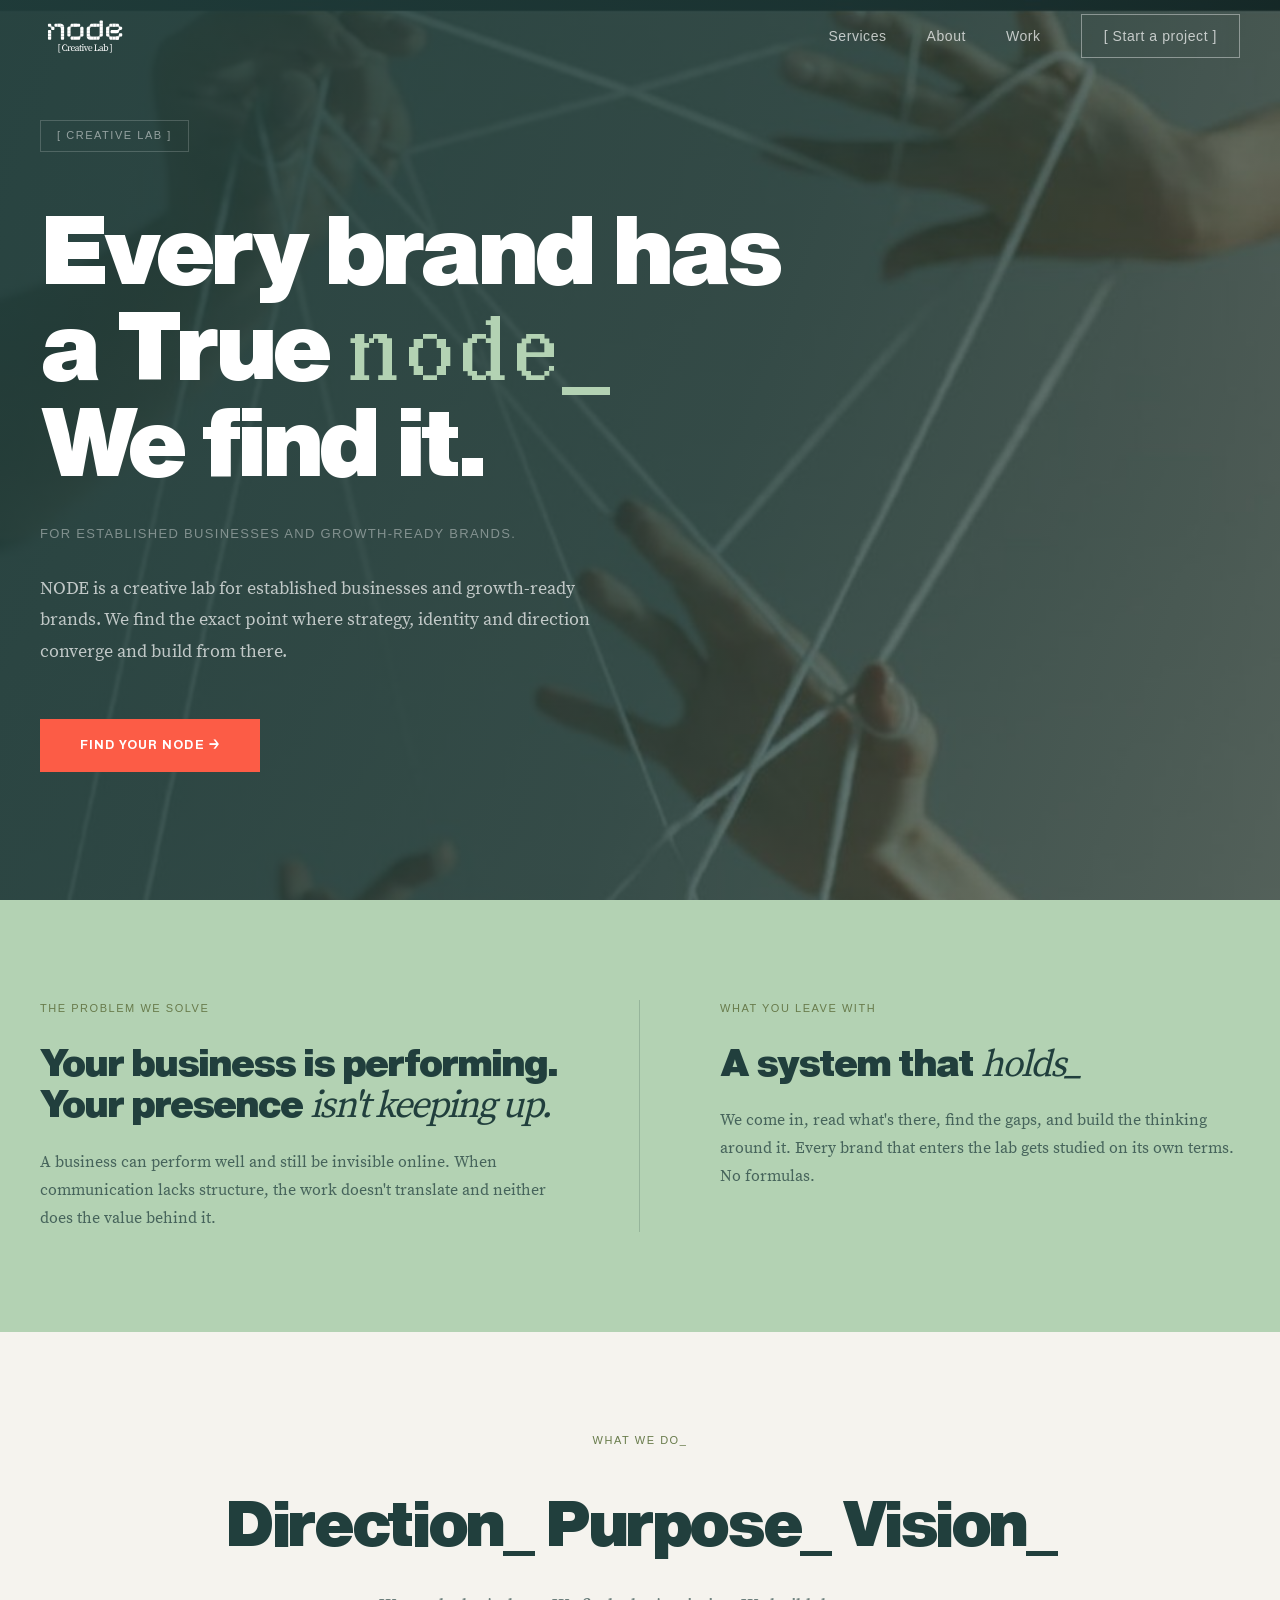
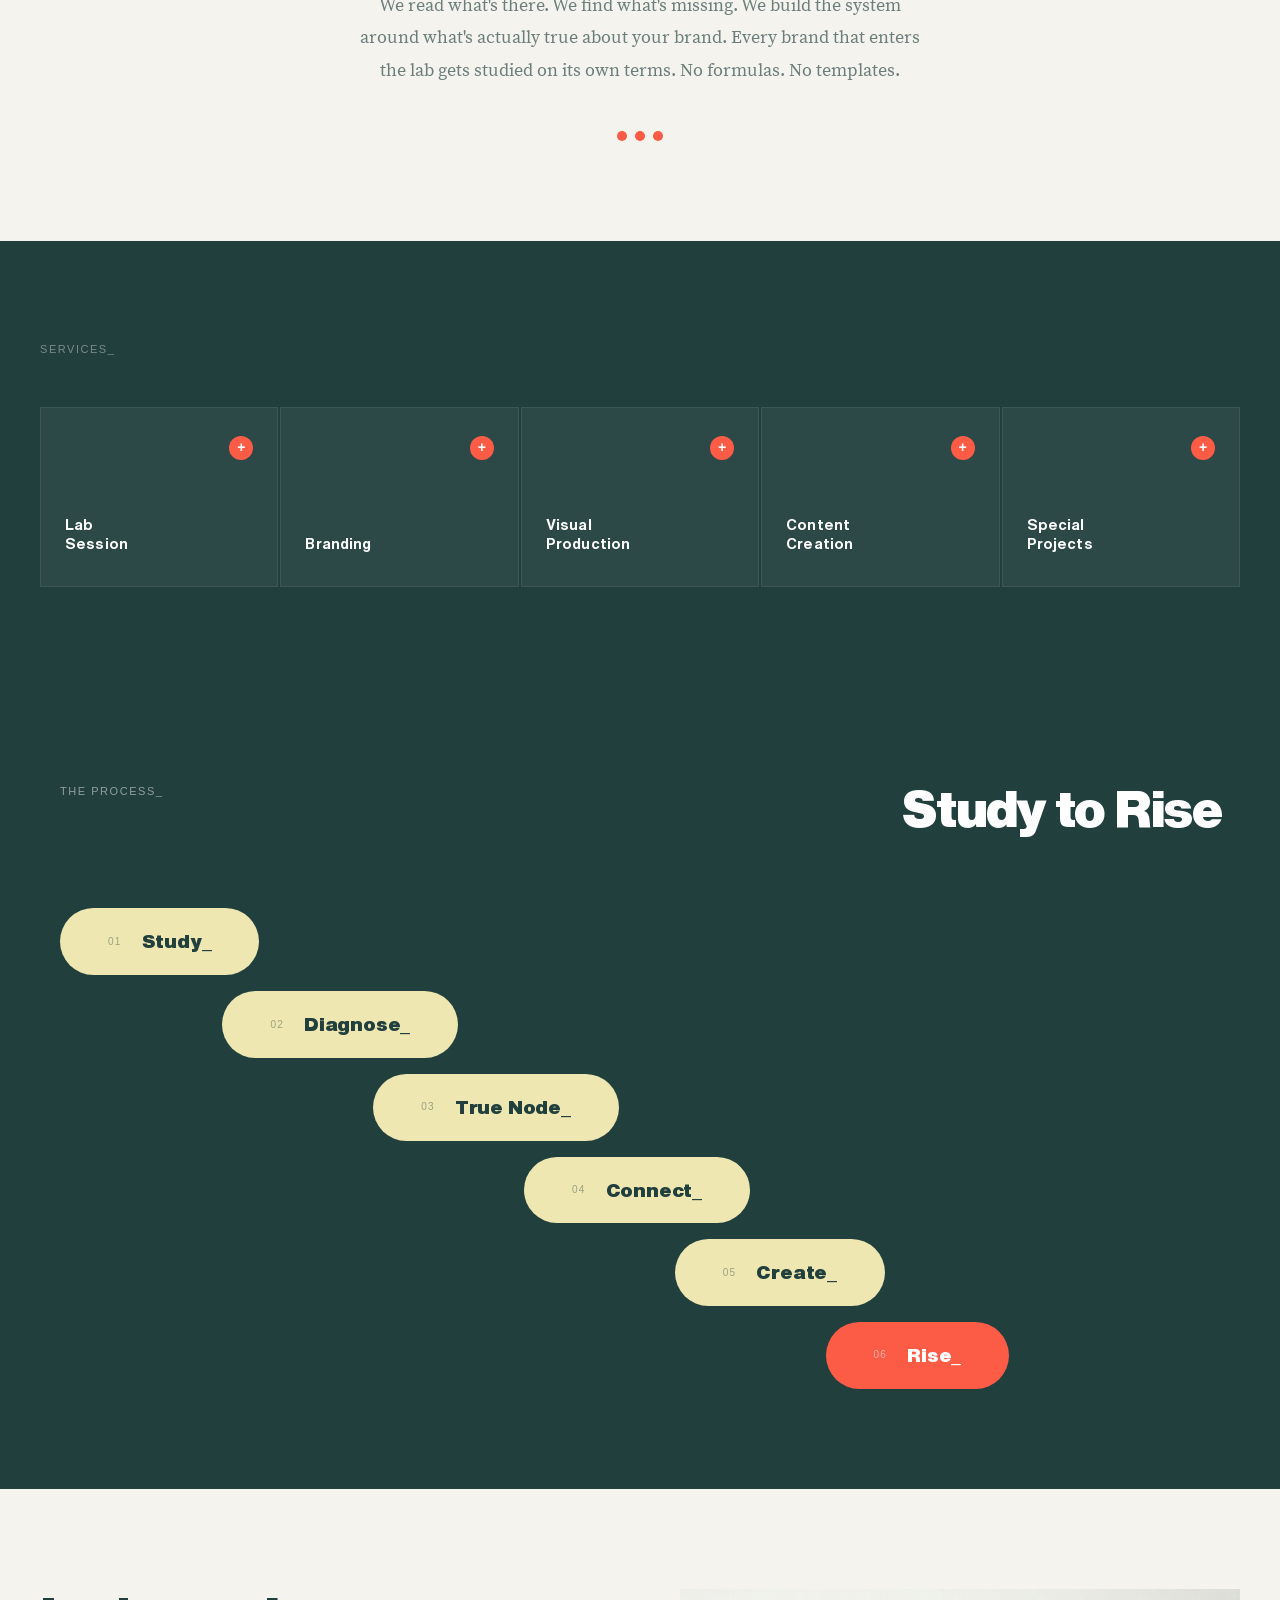
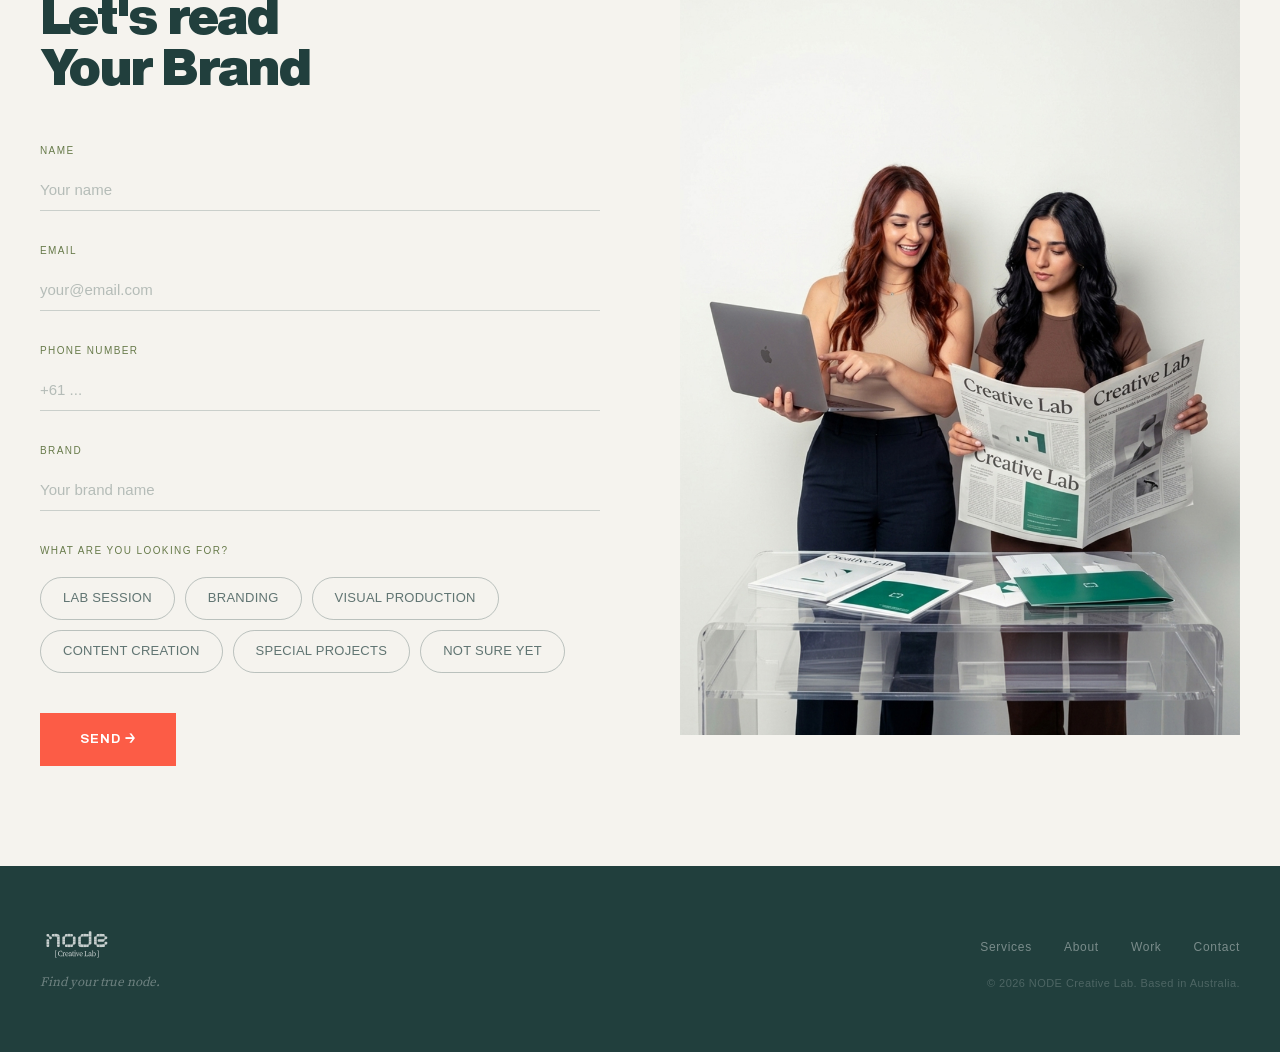
<file: index.html>
<!DOCTYPE html>
<html lang="en">
<head>
  <meta charset="UTF-8">
  <meta name="viewport" content="width=device-width, initial-scale=1.0">
  <title>NODE Creative Lab — Find Your True Node</title>
  <meta name="description" content="NODE is a creative lab for established businesses and growth-ready brands. We work at the intersection of brand strategy, creative direction and knowledge.">
  <link rel="icon" type="image/png" href="assets/images/logo-icon.png">
  <link rel="apple-touch-icon" href="assets/images/logo-icon.png">
  <link rel="stylesheet" href="style.css">
</head>
<body>

  <!-- NAV -->
  <nav id="main-nav">
    <div class="nav-inner">
      <a class="nav-logo" href="/">
        <img class="logo-nav" src="assets/images/logo-full.svg" alt="NODE Creative Lab">
      </a>
      <ul class="nav-links" id="nav-links">
        <li><a href="/services">Services</a></li>
        <li><a href="/about">About</a></li>
        <li><a href="/work">Work</a></li>
        <li><a class="nav-cta" href="#contact">[ Start a project ]</a></li>
      </ul>
      <button class="nav-toggle" id="nav-toggle" aria-label="Toggle menu">
        <span></span><span></span><span></span>
      </button>
    </div>
  </nav>

  <!-- HERO -->
  <section class="hero" style="background-image: url('assets/images/hands.jpg');">
    <div class="hero-inner">
      <span class="hero-tag">[ Creative Lab ]</span>
      <h1>Every brand has<br>a True <span class="hero-node">node<span class="hero-node-suffix">_</span></span><br>We find it.</h1>
      <p class="hero-sub">For established businesses and growth-ready brands.</p>
      <p class="hero-body">NODE is a creative lab for established businesses and growth-ready brands. We find the exact point where strategy, identity and direction converge and build from there.</p>
      <a class="btn-primary" href="#contact">Find your node →</a>
    </div>
  </section>

  <!-- PROBLEM + SOLUTION (sage green) -->
  <section class="section-problem-home">
    <div class="section-inner">
      <div class="problem-col">
        <span class="col-label">The problem we solve</span>
        <h3>Your business is performing.<br>Your presence <em>isn't keeping up.</em></h3>
        <p>A business can perform well and still be invisible online. When communication lacks structure, the work doesn't translate and neither does the value behind it.</p>
      </div>
      <div class="problem-col">
        <span class="col-label">What you leave with</span>
        <h3>A system that <em>holds_</em></h3>
        <p>We come in, read what's there, find the gaps, and build the thinking around it. Every brand that enters the lab gets studied on its own terms. No formulas.</p>
      </div>
    </div>
  </section>

  <!-- DIRECTION PURPOSE VISION -->
  <section class="section-dpv">
    <div class="section-inner">
      <span class="section-label">What we do_</span>
      <h2 class="dpv-headline">Direction_&nbsp;Purpose_&nbsp;Vision_</h2>
      <p class="dpv-body">We read what's there. We find what's missing. We build the system around what's actually true about your brand. Every brand that enters the lab gets studied on its own terms. No formulas. No templates.</p>
      <div class="dpv-icon">
        <span></span><span></span><span></span>
      </div>
    </div>
  </section>

  <!-- SERVICES -->
  <section class="section-services">
    <div class="section-inner">
      <span class="section-label light">Services_</span>
      <div class="services-grid-home">

        <a class="service-card-home" href="/services#lab-session">
          <div class="service-card-home-top">
            <span class="service-card-home-icon">+</span>
          </div>
          <h3>Lab<br>Session</h3>
        </a>

        <a class="service-card-home" href="services.html#branding">
          <div class="service-card-home-top">
            <span class="service-card-home-icon">+</span>
          </div>
          <h3>Branding</h3>
        </a>

        <a class="service-card-home" href="services.html#visual-production">
          <div class="service-card-home-top">
            <span class="service-card-home-icon">+</span>
          </div>
          <h3>Visual<br>Production</h3>
        </a>

        <a class="service-card-home" href="services.html#content-creation">
          <div class="service-card-home-top">
            <span class="service-card-home-icon">+</span>
          </div>
          <h3>Content<br>Creation</h3>
        </a>

        <a class="service-card-home" href="services.html#special-projects">
          <div class="service-card-home-top">
            <span class="service-card-home-icon">+</span>
          </div>
          <h3>Special<br>Projects</h3>
        </a>

      </div>
    </div>
  </section>

  <!-- PROCESS -->
  <section class="section-process">
    <div class="process-header-bar">
      <span class="section-label">The process_</span>
      <h2>Study to Rise</h2>
    </div>
    <div class="process-grid" id="process-steps">
      <div class="process-col">
        <div class="process-pill-wrap">
          <span class="pcol-num">01</span>
          <span class="pcol-name">Study_</span>
        </div>
        <p class="pcol-desc">Deep immersion in the brand as it exists today. We read everything.</p>
      </div>
      <div class="process-col">
        <div class="process-pill-wrap">
          <span class="pcol-num">02</span>
          <span class="pcol-name">Diagnose_</span>
        </div>
        <p class="pcol-desc">Identify the gaps between current presence and real potential.</p>
      </div>
      <div class="process-col">
        <div class="process-pill-wrap">
          <span class="pcol-num">03</span>
          <span class="pcol-name">True Node_</span>
        </div>
        <p class="pcol-desc">Locate the exact convergence of Direction, Purpose and Vision.</p>
      </div>
      <div class="process-col">
        <div class="process-pill-wrap">
          <span class="pcol-num">04</span>
          <span class="pcol-name">Connect_</span>
        </div>
        <p class="pcol-desc">Unite strategy, identity and creative direction into one clear system.</p>
      </div>
      <div class="process-col">
        <div class="process-pill-wrap">
          <span class="pcol-num">05</span>
          <span class="pcol-name">Create_</span>
        </div>
        <p class="pcol-desc">Build the system: identity, messaging, content, digital presence.</p>
      </div>
      <div class="process-col rise">
        <div class="process-pill-wrap">
          <span class="pcol-num">06</span>
          <span class="pcol-name">Rise_</span>
        </div>
        <p class="pcol-desc">The brand reaches its vision. The client falls in love with their brand.</p>
      </div>
    </div>
  </section>

  <!-- CONTACT -->
  <section class="section-contact" id="contact">
    <div class="section-inner">
      <div class="contact-2col">
        <div class="contact-col">
          <h2>Let's read<br>Your Brand</h2>
          <form class="contact-form" id="contact-form" action="https://formspree.io/f/xlgazkqe" method="POST" style="grid-template-columns: 1fr;">
            <input type="hidden" name="_subject" value="New project enquiry — NODE Creative Lab">
            <div class="form-group full">
              <label for="name">Name</label>
              <input type="text" id="name" name="name" placeholder="Your name" autocomplete="name" required>
            </div>
            <div class="form-group full">
              <label for="email">Email</label>
              <input type="email" id="email" name="email" placeholder="your@email.com" autocomplete="email" required>
            </div>
            <div class="form-group full">
              <label for="phone">Phone Number</label>
              <input type="tel" id="phone" name="phone" placeholder="+61 ...">
            </div>
            <div class="form-group full">
              <label for="brand">Brand</label>
              <input type="text" id="brand" name="brand" placeholder="Your brand name">
            </div>
            <div class="form-group full">
              <label>What are you looking for?</label>
              <div class="form-checks">
                <label class="form-check"><input type="checkbox" name="service" value="Lab Session"><span>Lab Session</span></label>
                <label class="form-check"><input type="checkbox" name="service" value="Branding"><span>Branding</span></label>
                <label class="form-check"><input type="checkbox" name="service" value="Visual Production"><span>Visual Production</span></label>
                <label class="form-check"><input type="checkbox" name="service" value="Content Creation"><span>Content Creation</span></label>
                <label class="form-check"><input type="checkbox" name="service" value="Special Projects"><span>Special Projects</span></label>
                <label class="form-check"><input type="checkbox" name="service" value="Not sure yet"><span>Not sure yet</span></label>
              </div>
            </div>
            <div class="form-submit">
              <button type="submit" class="btn-primary" id="form-btn">Send →</button>
            </div>
            <div class="form-success" id="form-success" style="display:none;">
              <p>[ Message received_ ]<br>We'll be in touch soon.</p>
            </div>
          </form>
        </div>
        <div class="contact-image">
          <img src="assets/images/founders-studio.jpg" alt="NODE Creative Lab" loading="lazy">
        </div>
      </div>
    </div>
  </section>

  <!-- FOOTER -->
  <footer>
    <div class="footer-inner">
      <div class="footer-brand">
        <img class="logo-footer" src="assets/images/logo-full.svg" alt="NODE Creative Lab">
        <div class="footer-tagline">Find your true node.</div>
      </div>
      <div class="footer-right">
        <ul class="footer-nav">
          <li><a href="/services">Services</a></li>
          <li><a href="/about">About</a></li>
          <li><a href="/work">Work</a></li>
          <li><a href="#contact">Contact</a></li>
        </ul>
        <p class="footer-copy">© 2026 NODE Creative Lab. Based in Australia.</p>
      </div>
    </div>
  </footer>

  <script>
    // Nav scroll
    const nav = document.getElementById('main-nav');
    window.addEventListener('scroll', () => {
      nav.classList.toggle('scrolled', window.scrollY > 60);
    }, { passive: true });

    // Mobile nav
    const toggle = document.getElementById('nav-toggle');
    const links  = document.getElementById('nav-links');
    toggle.addEventListener('click', () => links.classList.toggle('open'));
    document.addEventListener('click', (e) => {
      if (!nav.contains(e.target)) links.classList.remove('open');
    });

    // Process columns animation
    const steps = document.querySelectorAll('.process-col');
    const io = new IntersectionObserver((entries) => {
      entries.forEach(e => { if (e.isIntersecting) e.target.classList.add('visible'); });
    }, { threshold: 0.15 });
    steps.forEach(s => io.observe(s));

    // Process pill click — show description
    document.querySelectorAll('.process-pill-wrap').forEach(pill => {
      pill.addEventListener('click', () => {
        const col = pill.closest('.process-col');
        const isActive = col.classList.contains('active');
        document.querySelectorAll('.process-col').forEach(c => c.classList.remove('active'));
        if (!isActive) col.classList.add('active');
      });
    });

    // Contact form — Formspree AJAX
    const contactForm = document.getElementById('contact-form');
    const formBtn     = document.getElementById('form-btn');
    const formSuccess = document.getElementById('form-success');

    if (contactForm) {
      contactForm.addEventListener('submit', async function(e) {
        e.preventDefault();
        formBtn.textContent = 'Sending…';
        formBtn.disabled = true;

        const data = new FormData(contactForm);

        try {
          const res = await fetch(contactForm.action, {
            method: 'POST',
            body: data,
            headers: { 'Accept': 'application/json' }
          });

          if (res.ok) {
            contactForm.reset();
            formBtn.style.display = 'none';
            formSuccess.style.display = 'block';
          } else {
            formBtn.textContent = 'Something went wrong. Try again →';
            formBtn.disabled = false;
          }
        } catch (err) {
          formBtn.textContent = 'Connection error. Try again →';
          formBtn.disabled = false;
        }
      });
    }
  </script>

</body>
</html>
</file>
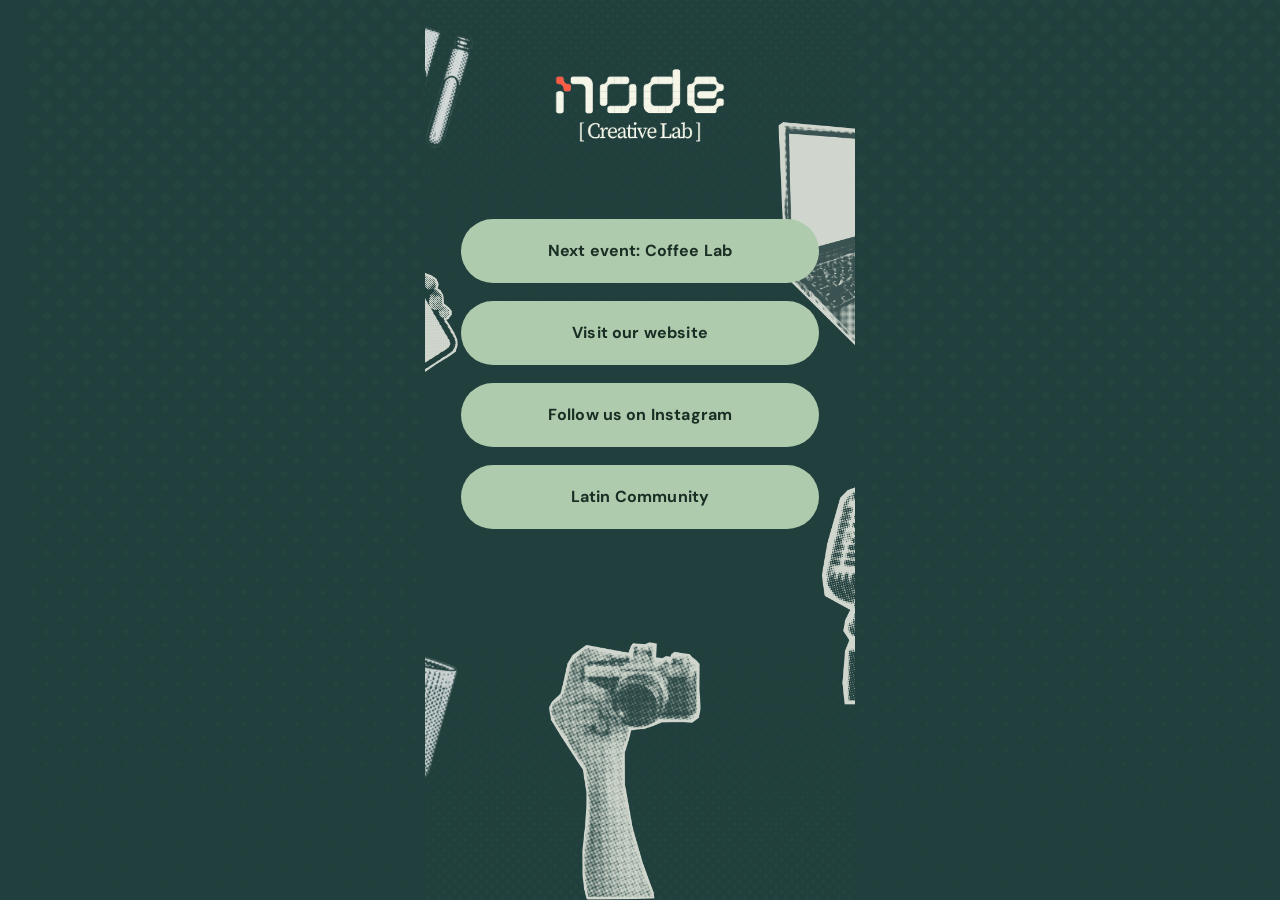
<file: links/index.html>
<!DOCTYPE html>
<html lang="en">
<head>
  <meta charset="UTF-8">
  <meta name="viewport" content="width=device-width, initial-scale=1.0">
  <title>NODE [ Creative Lab ]</title>
  <meta name="theme-color" content="#243d32">
  <meta property="og:title" content="NODE [ Creative Lab ]">
  <meta property="og:description" content="Find your true node.">
  <link rel="icon" type="image/svg+xml" href="data:image/svg+xml,%3Csvg xmlns='http://www.w3.org/2000/svg' viewBox='0 0 32 32'%3E%3Ccircle cx='16' cy='16' r='16' fill='%23243d32'/%3E%3Ccircle cx='16' cy='16' r='8' fill='%23fc5c46'/%3E%3C/svg%3E">

  <link rel="preconnect" href="https://fonts.googleapis.com">
  <link rel="preconnect" href="https://fonts.gstatic.com" crossorigin>
  <link href="https://fonts.googleapis.com/css2?family=Cormorant+Garamond:wght@300&family=DM+Sans:wght@700&display=swap" rel="stylesheet">

  <style>
    *, *::before, *::after { margin: 0; padding: 0; box-sizing: border-box; }

    /* html cubre cualquier espacio extra fuera de .page en móvil */
    html {
      min-height: 100%;
      background: #243d32 url('assets/Background.png') no-repeat center top / cover;
    }

    body {
      min-height: 100%;
      background: transparent;
    }

    /* ─── Page ──────────────────────────────────────────── */
    .page {
      position: relative;
      min-height: 100dvh;
      max-width: 430px;
      margin: 0 auto;
      background: #243d32 url('assets/Background.png') no-repeat center top / cover;
      overflow: hidden;
      display: flex;
      flex-direction: column;
      align-items: center;
      padding: 64px 36px 88px;
    }

    /* ─── Objects image layer ───────────────────────────── */
    /*
      Save the black-background halftone image as:
        links/assets/objects.png
      mix-blend-mode: screen makes the black disappear —
      only the white/cream halftone elements show through.
    */
    .objects-layer {
      position: absolute;
      inset: 0;
      width: 100%;
      height: 100%;
      object-fit: cover;
      object-position: center top;
      mix-blend-mode: screen;
      z-index: 1;
      pointer-events: none;
      opacity: 0.82;
    }

    /* ─── Content (logo + buttons) above objects ────────── */
    .content {
      position: relative;
      z-index: 2;
      width: 100%;
      display: flex;
      flex-direction: column;
      align-items: center;
    }

    /* ─── Logo ──────────────────────────────────────────── */
    .logo-wrap {
      text-align: center;
      margin-bottom: 56px;
    }

    .logo-img {
      width: 240px;
      max-width: 80%;
      height: auto;
      display: block;
      margin: 0 auto 12px;
      /* If logo has black bg instead of transparent, uncomment: */
      /* mix-blend-mode: screen; */
    }

    /* Fallback text logo (hidden when image loads) */
    .logo-text-fallback {
      display: none;
    }

    /* ─── Buttons ───────────────────────────────────────── */
    .links {
      width: 100%;
      display: flex;
      flex-direction: column;
      gap: 18px;
    }

    .link-btn {
      display: flex;
      align-items: center;
      justify-content: center;
      width: 100%;
      min-height: 64px;
      padding: 16px 32px;
      background-color: #aecbae;
      border-radius: 100px;
      text-decoration: none;
      font-family: 'DM Sans', 'Helvetica Neue', Arial, sans-serif;
      font-size: 16px;
      font-weight: 700;
      color: #1a2e24;
      text-align: center;
      line-height: 1.25;
      letter-spacing: 0.01em;
      transition: background-color 0.16s ease, transform 0.16s ease, box-shadow 0.16s ease;
      cursor: pointer;
      border: none;
      -webkit-tap-highlight-color: transparent;
    }

    .link-btn:hover {
      background-color: #bfd9be;
      transform: translateY(-2px);
      box-shadow: 0 8px 24px rgba(0,0,0,0.22);
    }

    .link-btn:active {
      transform: translateY(0);
      background-color: #9dbf9d;
      box-shadow: none;
    }
  </style>
</head>

<body>
  <div class="page">

    <!-- ═══ OBJECTS LAYER ═══════════════════════════════
      To activate: save the halftone image (black bg)
      as  links/assets/objects.png
      The mix-blend-mode: screen makes black invisible.
    ════════════════════════════════════════════════════ -->
    <img class="objects-layer" src="assets/objects.png" alt="">

    <!-- ═══ CONTENT ══════════════════════════════════════ -->
    <div class="content">

      <!-- Logo -->
      <div class="logo-wrap">
        <img
          class="logo-img"
          src="assets/logo.png"
          alt="NODE [ Creative Lab ]"
        >
      </div>

      <!-- Links -->
      <div class="links">
        <a href="https://true.nodecreativelab.com/coffeelab" target="_blank" rel="noopener" class="link-btn">Next event: Coffee Lab</a>
        <a href="https://nodecreativelab.com" target="_blank" rel="noopener" class="link-btn">Visit our website</a>
        <a href="https://www.instagram.com/nodecreativelab/" target="_blank" rel="noopener" class="link-btn">Follow us on Instagram</a>
        <a href="https://www.facebook.com/groups/negociosycreadoresaustralia" target="_blank" rel="noopener" class="link-btn">Latin Community</a>
      </div>

    </div>
  </div>
</body>
</html>
</file>
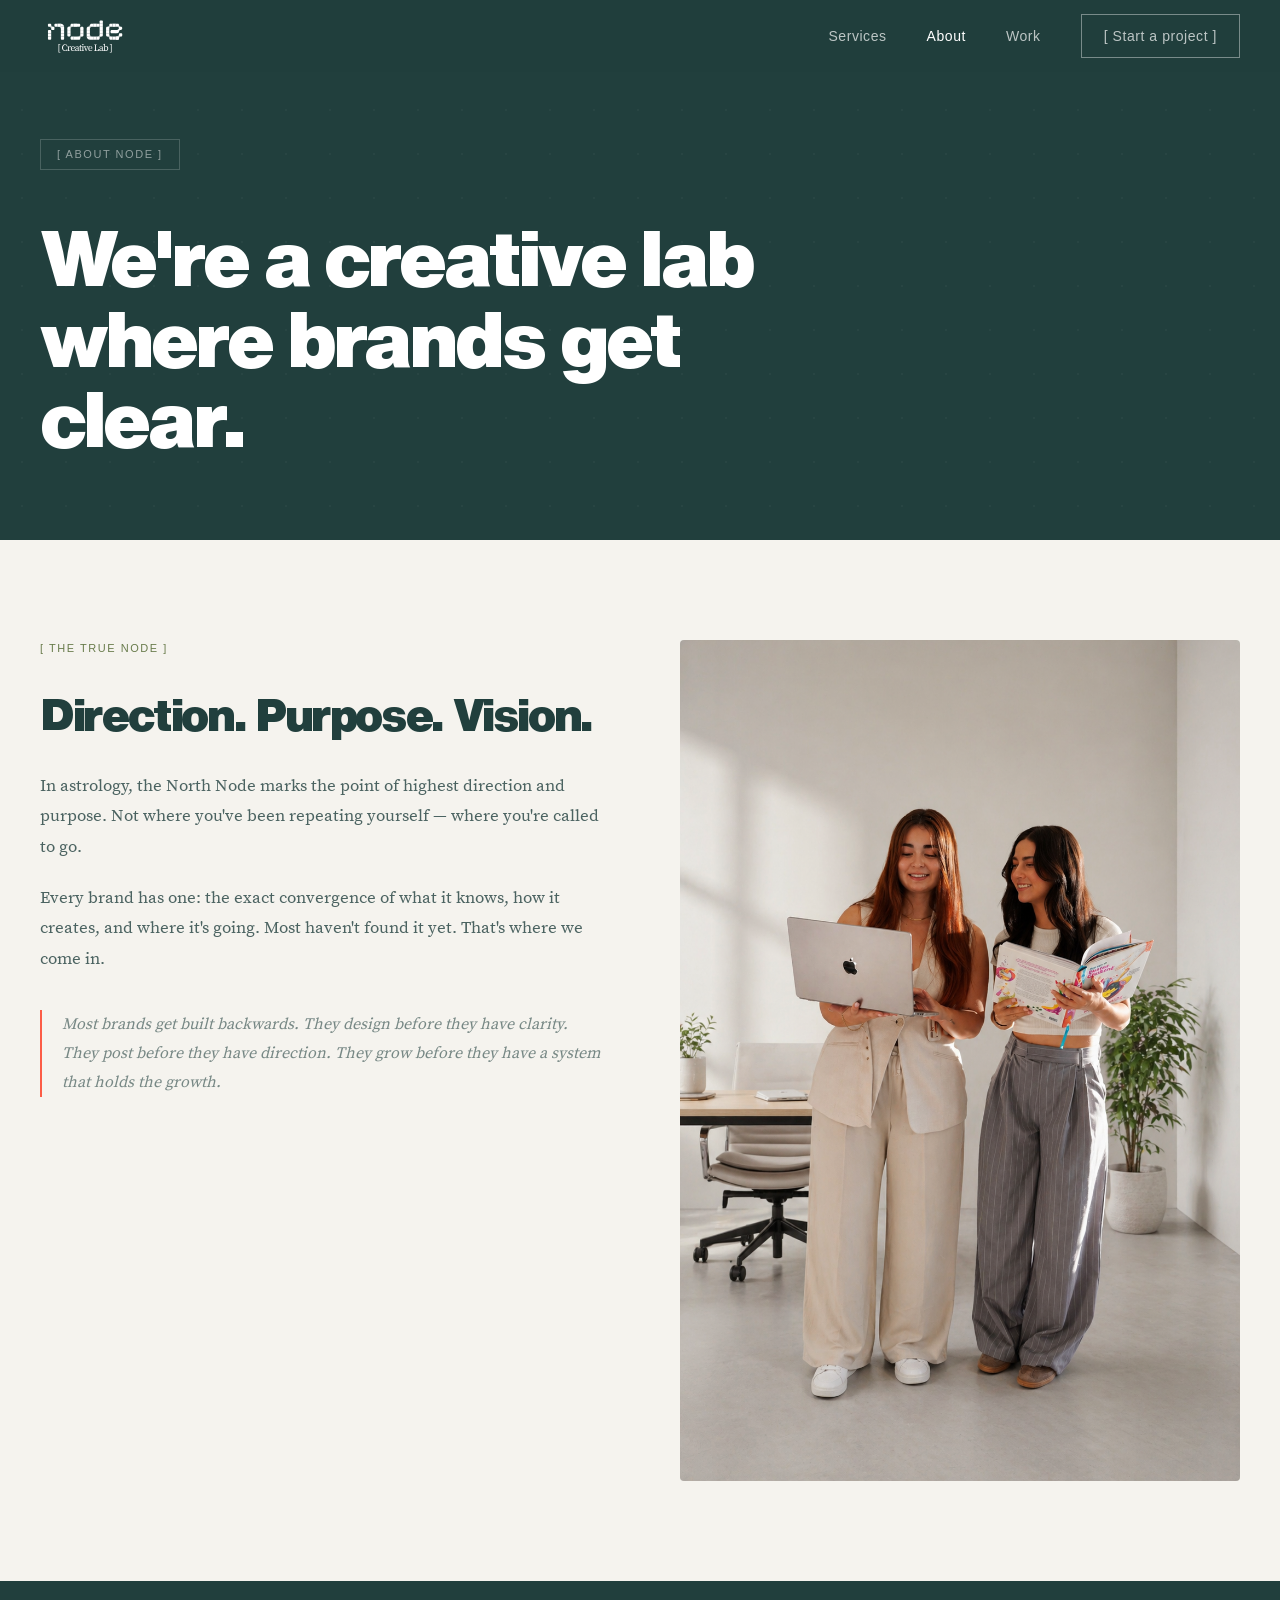
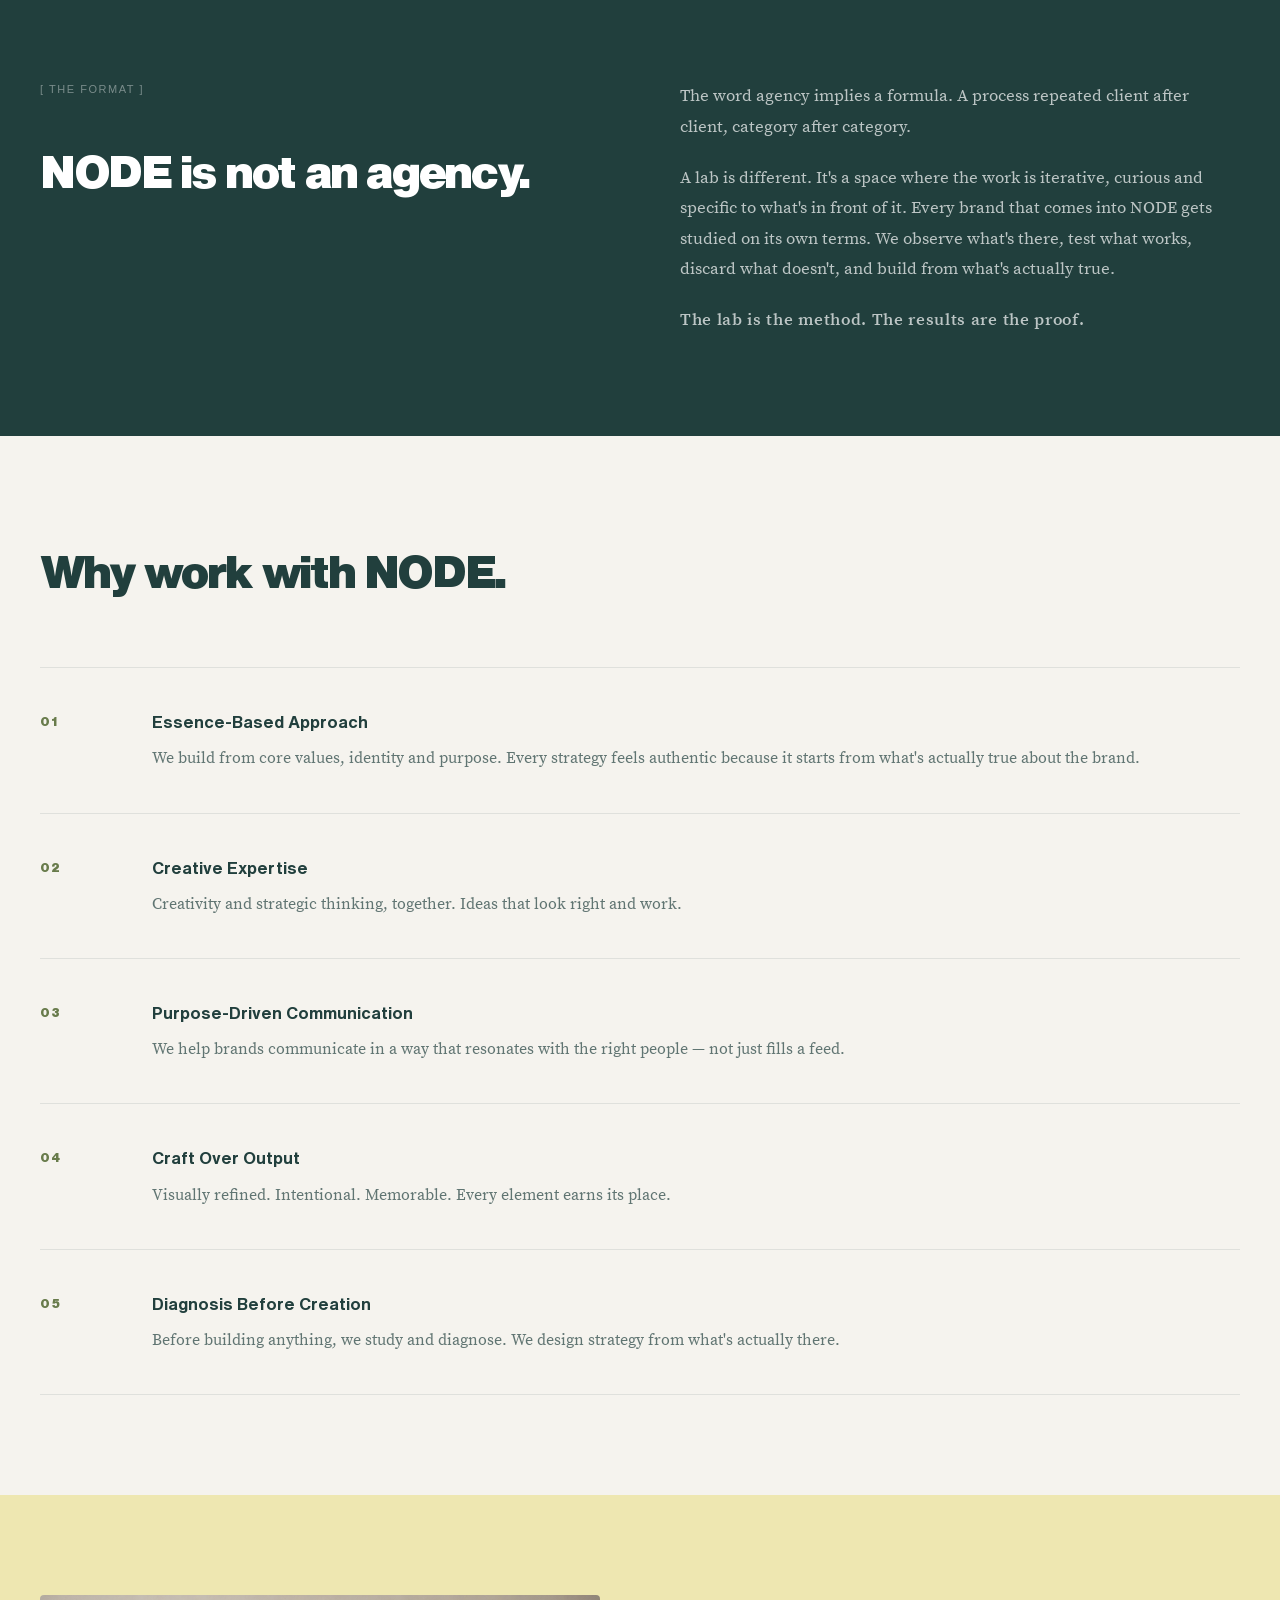
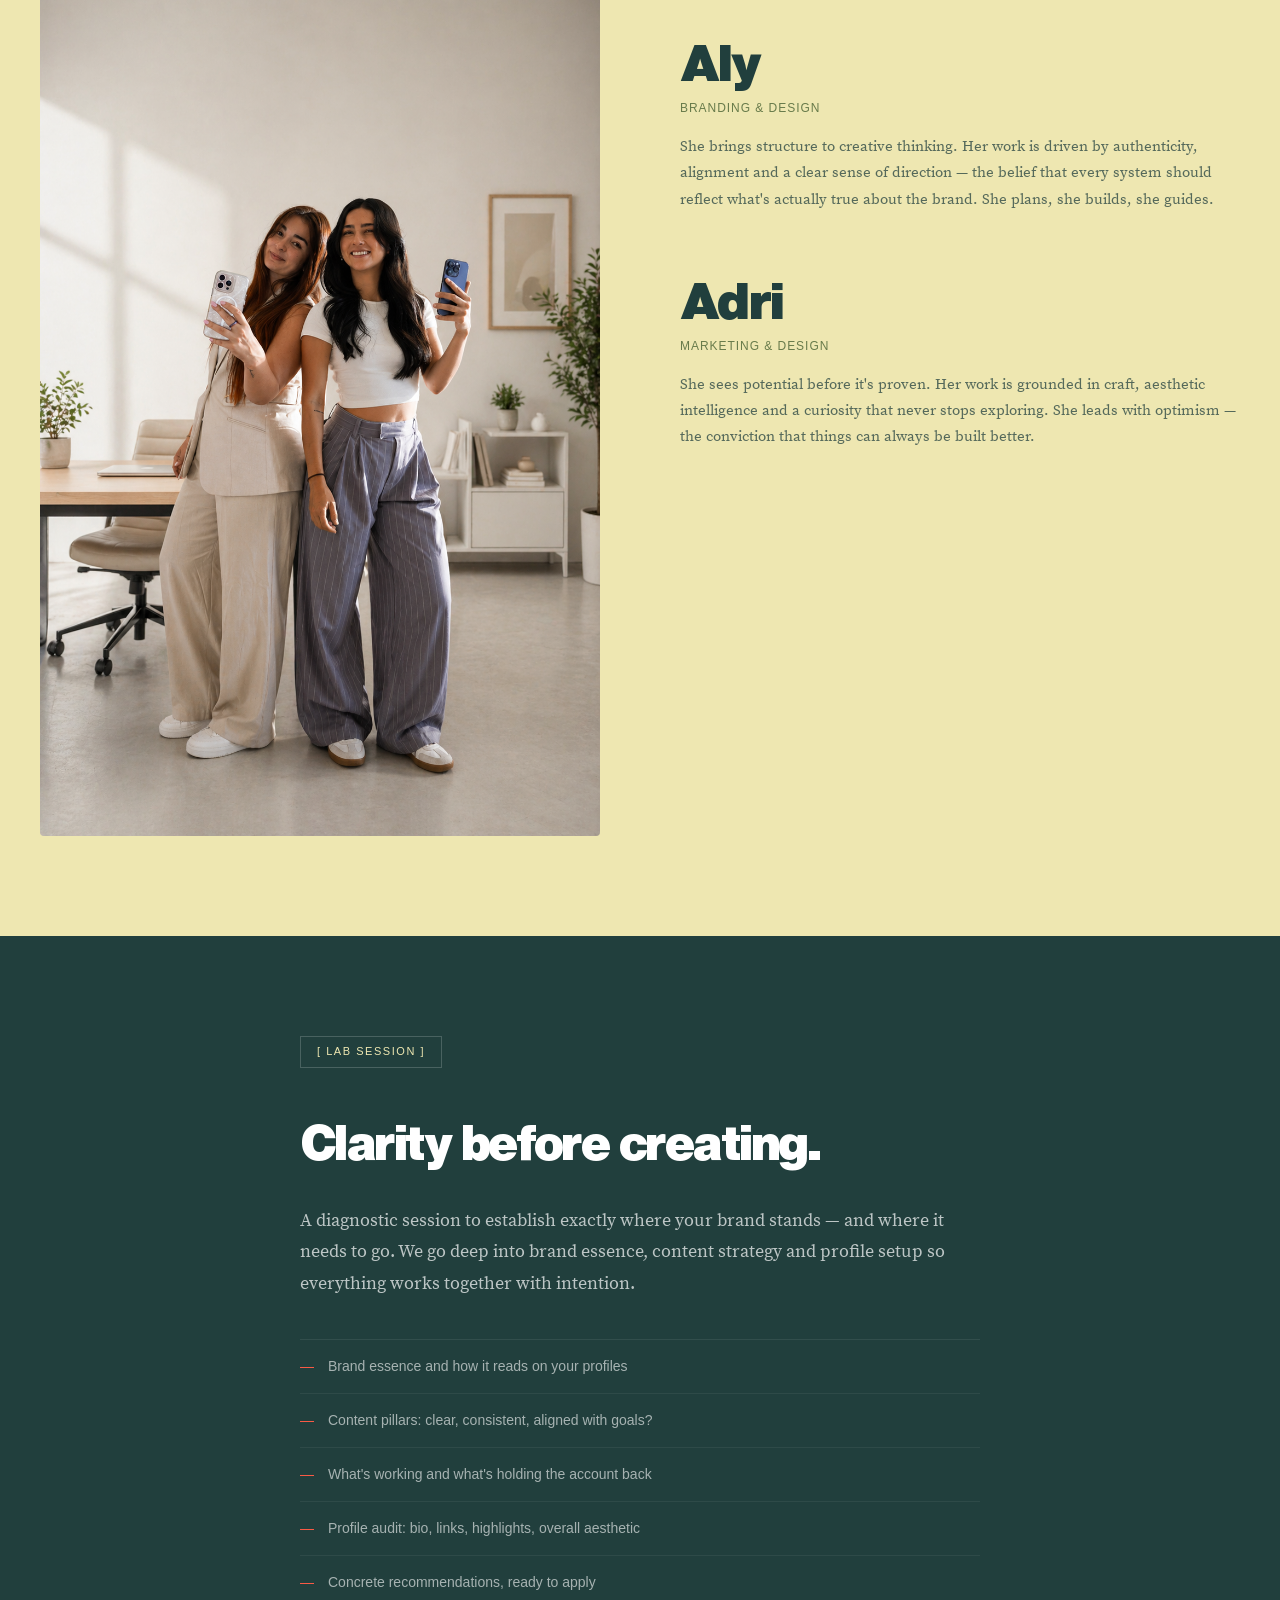
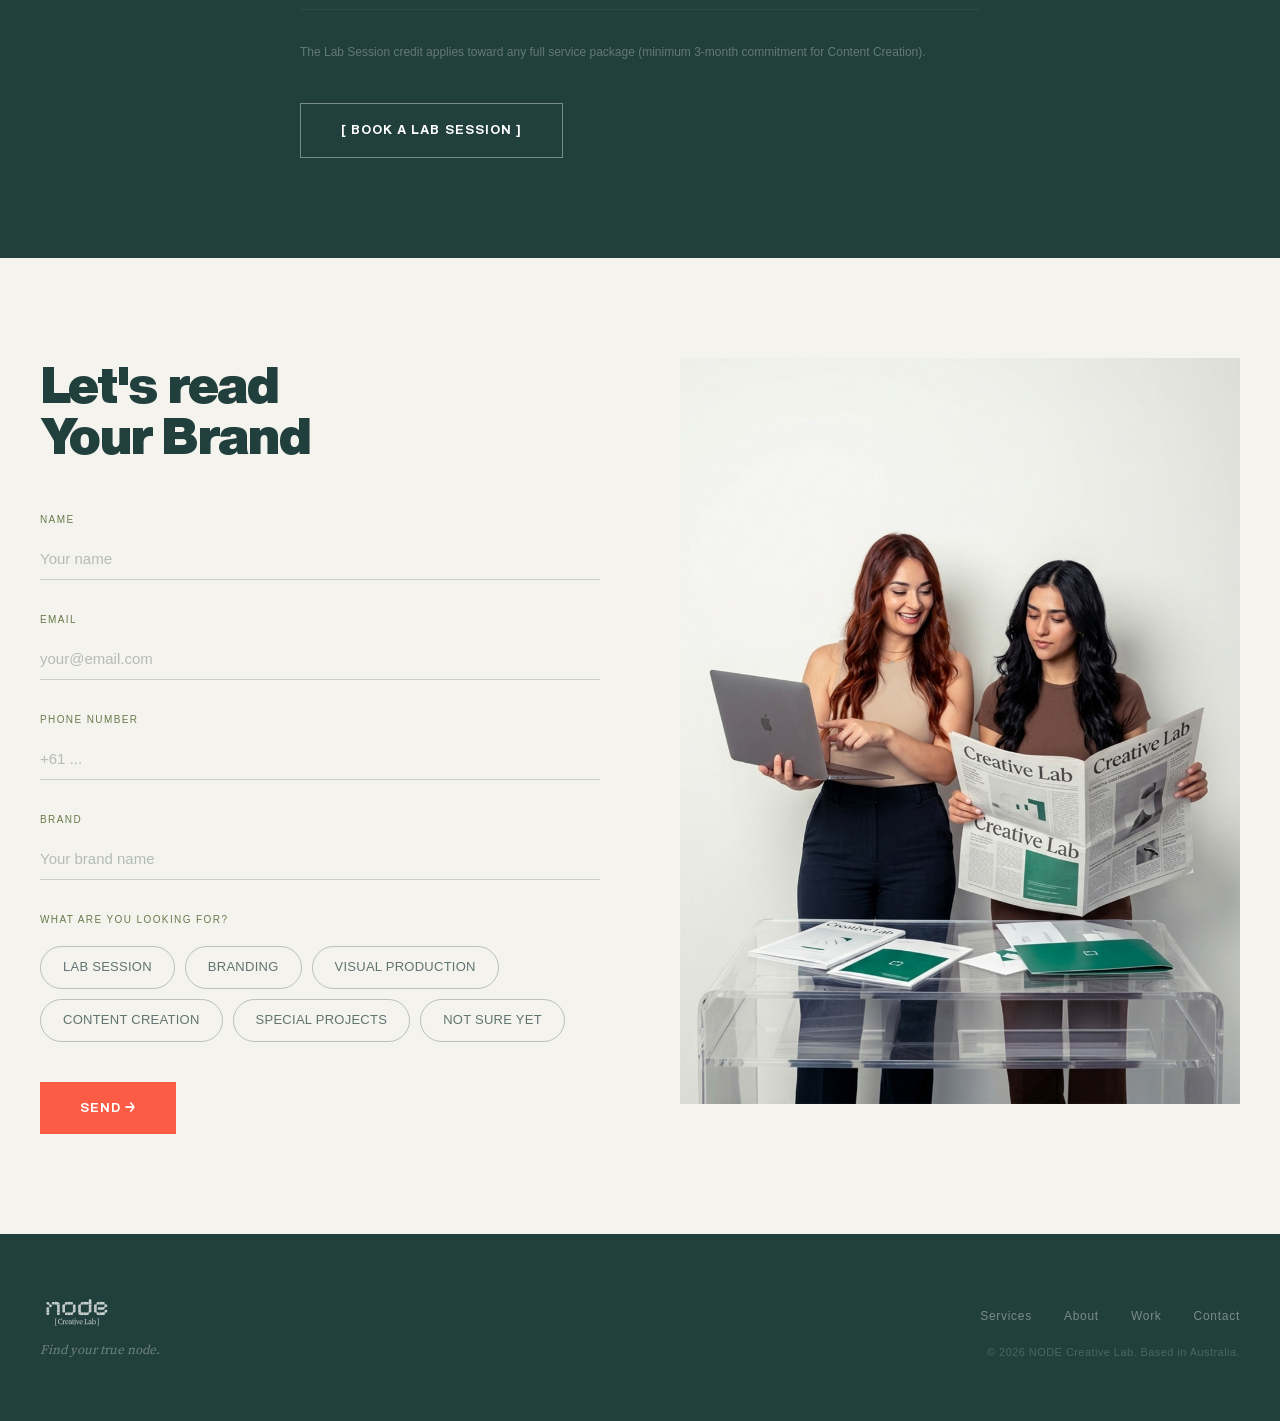
<file: about.html>
<!DOCTYPE html>
<html lang="en">
<head>
  <meta charset="UTF-8">
  <meta name="viewport" content="width=device-width, initial-scale=1.0">
  <title>About — NODE Creative Lab</title>
  <meta name="description" content="NODE is not an agency. It's a creative lab where brands get studied on their own terms — and find their direction.">
  <link rel="icon" type="image/png" href="assets/images/logo-icon.png">
  <link rel="apple-touch-icon" href="assets/images/logo-icon.png">
  <link rel="stylesheet" href="style.css">
</head>
<body>

  <!-- NAV -->
  <nav id="main-nav" class="scrolled">
    <div class="nav-inner">
      <a class="nav-logo" href="/">
        <img class="logo-nav" src="assets/images/logo-full.svg" alt="NODE Creative Lab">
      </a>
      <ul class="nav-links" id="nav-links">
        <li><a href="/services">Services</a></li>
        <li><a href="/about" class="active">About</a></li>
        <li><a href="/work">Work</a></li>
        <li><a class="nav-cta" href="/#contact">[ Start a project ]</a></li>
      </ul>
      <button class="nav-toggle" id="nav-toggle" aria-label="Toggle menu">
        <span></span><span></span><span></span>
      </button>
    </div>
  </nav>

  <!-- PAGE HERO -->
  <header class="page-hero">
    <div class="page-hero-inner">
      <span class="hero-tag">[ About NODE ]</span>
      <h1>We're a creative lab where brands get clear.</h1>
    </div>
  </header>

  <!-- THE CONCEPT -->
  <section class="section-concept">
    <div class="section-inner concept-2col">
      <div class="concept-text">
        <span class="concept-label">[ The True Node ]</span>
        <h2 class="concept-heading">Direction. Purpose. Vision.</h2>
        <div class="concept-body">
          <p>In astrology, the North Node marks the point of highest direction and purpose. Not where you've been repeating yourself — where you're called to go.</p>
          <p>Every brand has one: the exact convergence of what it knows, how it creates, and where it's going. Most haven't found it yet. That's where we come in.</p>
          <blockquote class="concept-quote">Most brands get built backwards. They design before they have clarity. They post before they have direction. They grow before they have a system that holds the growth.</blockquote>
        </div>
      </div>
      <div class="concept-photo">
        <img src="assets/images/Adriyaly.png" alt="Aly &amp; Adri — NODE Creative Lab" loading="lazy">
      </div>
    </div>
  </section>

  <!-- WHY A LAB -->
  <section class="section-lab">
    <div class="section-inner">
      <div>
        <span class="section-label light">[ The Format ]</span>
        <h2 class="lab-heading">NODE is not an agency.</h2>
      </div>
      <div class="lab-body">
        <p>The word agency implies a formula. A process repeated client after client, category after category.</p>
        <p>A lab is different. It's a space where the work is iterative, curious and specific to what's in front of it. Every brand that comes into NODE gets studied on its own terms. We observe what's there, test what works, discard what doesn't, and build from what's actually true.</p>
        <p class="lab-closing">The lab is the method. The results are the proof.</p>
      </div>

    </div>
  </section>

  <!-- WHY WORK WITH US -->
  <section class="section-why">
    <div class="section-inner">
      <h2>Why work with NODE.</h2>
      <div class="why-list">

        <div class="why-item">
          <span class="why-num">01</span>
          <div class="why-content">
            <h3>Essence-Based Approach</h3>
            <p>We build from core values, identity and purpose. Every strategy feels authentic because it starts from what's actually true about the brand.</p>
          </div>
        </div>

        <div class="why-item">
          <span class="why-num">02</span>
          <div class="why-content">
            <h3>Creative Expertise</h3>
            <p>Creativity and strategic thinking, together. Ideas that look right and work.</p>
          </div>
        </div>

        <div class="why-item">
          <span class="why-num">03</span>
          <div class="why-content">
            <h3>Purpose-Driven Communication</h3>
            <p>We help brands communicate in a way that resonates with the right people — not just fills a feed.</p>
          </div>
        </div>

        <div class="why-item">
          <span class="why-num">04</span>
          <div class="why-content">
            <h3>Craft Over Output</h3>
            <p>Visually refined. Intentional. Memorable. Every element earns its place.</p>
          </div>
        </div>

        <div class="why-item">
          <span class="why-num">05</span>
          <div class="why-content">
            <h3>Diagnosis Before Creation</h3>
            <p>Before building anything, we study and diagnose. We design strategy from what's actually there.</p>
          </div>
        </div>

      </div>
    </div>
  </section>

  <!-- FOUNDERS -->
  <section class="section-founders">
    <div class="section-inner founders-grid">
      <div class="founders-left-photo">
        <img src="assets/images/alyadri-phone.png" alt="Aly &amp; Adri — NODE Creative Lab" loading="lazy">
      </div>
      <div class="founders-right">
        <div class="founder-card">
          <div class="founder-name">Aly</div>
          <div class="founder-role">Branding &amp; Design</div>
          <p class="founder-bio">She brings structure to creative thinking. Her work is driven by authenticity, alignment and a clear sense of direction — the belief that every system should reflect what's actually true about the brand. She plans, she builds, she guides.</p>
        </div>
        <div class="founder-card">
          <div class="founder-name">Adri</div>
          <div class="founder-role">Marketing &amp; Design</div>
          <p class="founder-bio">She sees potential before it's proven. Her work is grounded in craft, aesthetic intelligence and a curiosity that never stops exploring. She leads with optimism — the conviction that things can always be built better.</p>
        </div>
      </div>
    </div>
  </section>

  <!-- LAB SESSION -->
  <section class="section-lab-session">
    <div class="lab-session-inner">
      <span class="lab-tag">[ Lab Session ]</span>
      <h2>Clarity before creating.</h2>
      <p class="lab-sub">A diagnostic session to establish exactly where your brand stands — and where it needs to go. We go deep into brand essence, content strategy and profile setup so everything works together with intention.</p>
      <ul class="lab-includes">
        <li>Brand essence and how it reads on your profiles</li>
        <li>Content pillars: clear, consistent, aligned with goals?</li>
        <li>What's working and what's holding the account back</li>
        <li>Profile audit: bio, links, highlights, overall aesthetic</li>
        <li>Concrete recommendations, ready to apply</li>
      </ul>
      <p class="lab-note">The Lab Session credit applies toward any full service package (minimum 3-month commitment for Content Creation).</p>
      <a class="btn-light" href="/#contact">[ Book a Lab Session ]</a>
    </div>
  </section>


  <!-- CONTACT -->
  <section class="section-contact" id="contact">
    <div class="section-inner">
      <div class="contact-2col">
        <div class="contact-col">
          <h2>Let's read<br>Your Brand</h2>
          <form class="contact-form" id="contact-form-about" action="https://formspree.io/f/xlgazkqe" method="POST" style="grid-template-columns: 1fr;">
            <input type="hidden" name="_subject" value="New project enquiry — NODE Creative Lab">
            <div class="form-group full">
              <label for="name-a">Name</label>
              <input type="text" id="name-a" name="name" placeholder="Your name" autocomplete="name" required>
            </div>
            <div class="form-group full">
              <label for="email-a">Email</label>
              <input type="email" id="email-a" name="email" placeholder="your@email.com" autocomplete="email" required>
            </div>
            <div class="form-group full">
              <label for="phone-a">Phone Number</label>
              <input type="tel" id="phone-a" name="phone" placeholder="+61 ...">
            </div>
            <div class="form-group full">
              <label for="brand-a">Brand</label>
              <input type="text" id="brand-a" name="brand" placeholder="Your brand name">
            </div>
            <div class="form-group full">
              <label>What are you looking for?</label>
              <div class="form-checks">
                <label class="form-check"><input type="checkbox" name="service" value="Lab Session"><span>Lab Session</span></label>
                <label class="form-check"><input type="checkbox" name="service" value="Branding"><span>Branding</span></label>
                <label class="form-check"><input type="checkbox" name="service" value="Visual Production"><span>Visual Production</span></label>
                <label class="form-check"><input type="checkbox" name="service" value="Content Creation"><span>Content Creation</span></label>
                <label class="form-check"><input type="checkbox" name="service" value="Special Projects"><span>Special Projects</span></label>
                <label class="form-check"><input type="checkbox" name="service" value="Not sure yet"><span>Not sure yet</span></label>
              </div>
            </div>
            <div class="form-submit">
              <button type="submit" class="btn-primary" id="form-btn-about">Send →</button>
            </div>
            <div class="form-success" id="form-success-about" style="display:none;">
              <p>[ Message received_ ]<br>We'll be in touch soon.</p>
            </div>
          </form>
        </div>
        <div class="contact-image">
          <img src="assets/images/founders-studio.jpg" alt="NODE Creative Lab" loading="lazy">
        </div>
      </div>
    </div>
  </section>

  <!-- FOOTER -->
  <footer>
    <div class="footer-inner">
      <div class="footer-brand">
        <img class="logo-footer" src="assets/images/logo-full.svg" alt="NODE Creative Lab">
        <div class="footer-tagline">Find your true node.</div>
      </div>
      <div class="footer-right">
        <ul class="footer-nav">
          <li><a href="/services">Services</a></li>
          <li><a href="/about">About</a></li>
          <li><a href="/work">Work</a></li>
          <li><a href="#contact">Contact</a></li>
        </ul>
        <p class="footer-copy">© 2026 NODE Creative Lab. Based in Australia.</p>
      </div>
    </div>
  </footer>

  <script>
    const toggle = document.getElementById('nav-toggle');
    const links  = document.getElementById('nav-links');
    toggle.addEventListener('click', () => links.classList.toggle('open'));
    document.addEventListener('click', (e) => {
      if (!document.getElementById('main-nav').contains(e.target)) links.classList.remove('open');
    });

    // Contact form — Formspree AJAX
    const contactFormAbout = document.getElementById('contact-form-about');
    const formBtnAbout     = document.getElementById('form-btn-about');
    const formSuccessAbout = document.getElementById('form-success-about');
    if (contactFormAbout) {
      contactFormAbout.addEventListener('submit', async function(e) {
        e.preventDefault();
        formBtnAbout.textContent = 'Sending…';
        formBtnAbout.disabled = true;
        const data = new FormData(contactFormAbout);
        try {
          const res = await fetch(contactFormAbout.action, {
            method: 'POST', body: data,
            headers: { 'Accept': 'application/json' }
          });
          if (res.ok) {
            contactFormAbout.reset();
            formBtnAbout.style.display = 'none';
            formSuccessAbout.style.display = 'block';
          } else {
            formBtnAbout.textContent = 'Something went wrong. Try again →';
            formBtnAbout.disabled = false;
          }
        } catch (err) {
          formBtnAbout.textContent = 'Connection error. Try again →';
          formBtnAbout.disabled = false;
        }
      });
    }
  </script>

</body>
</html>
</file>
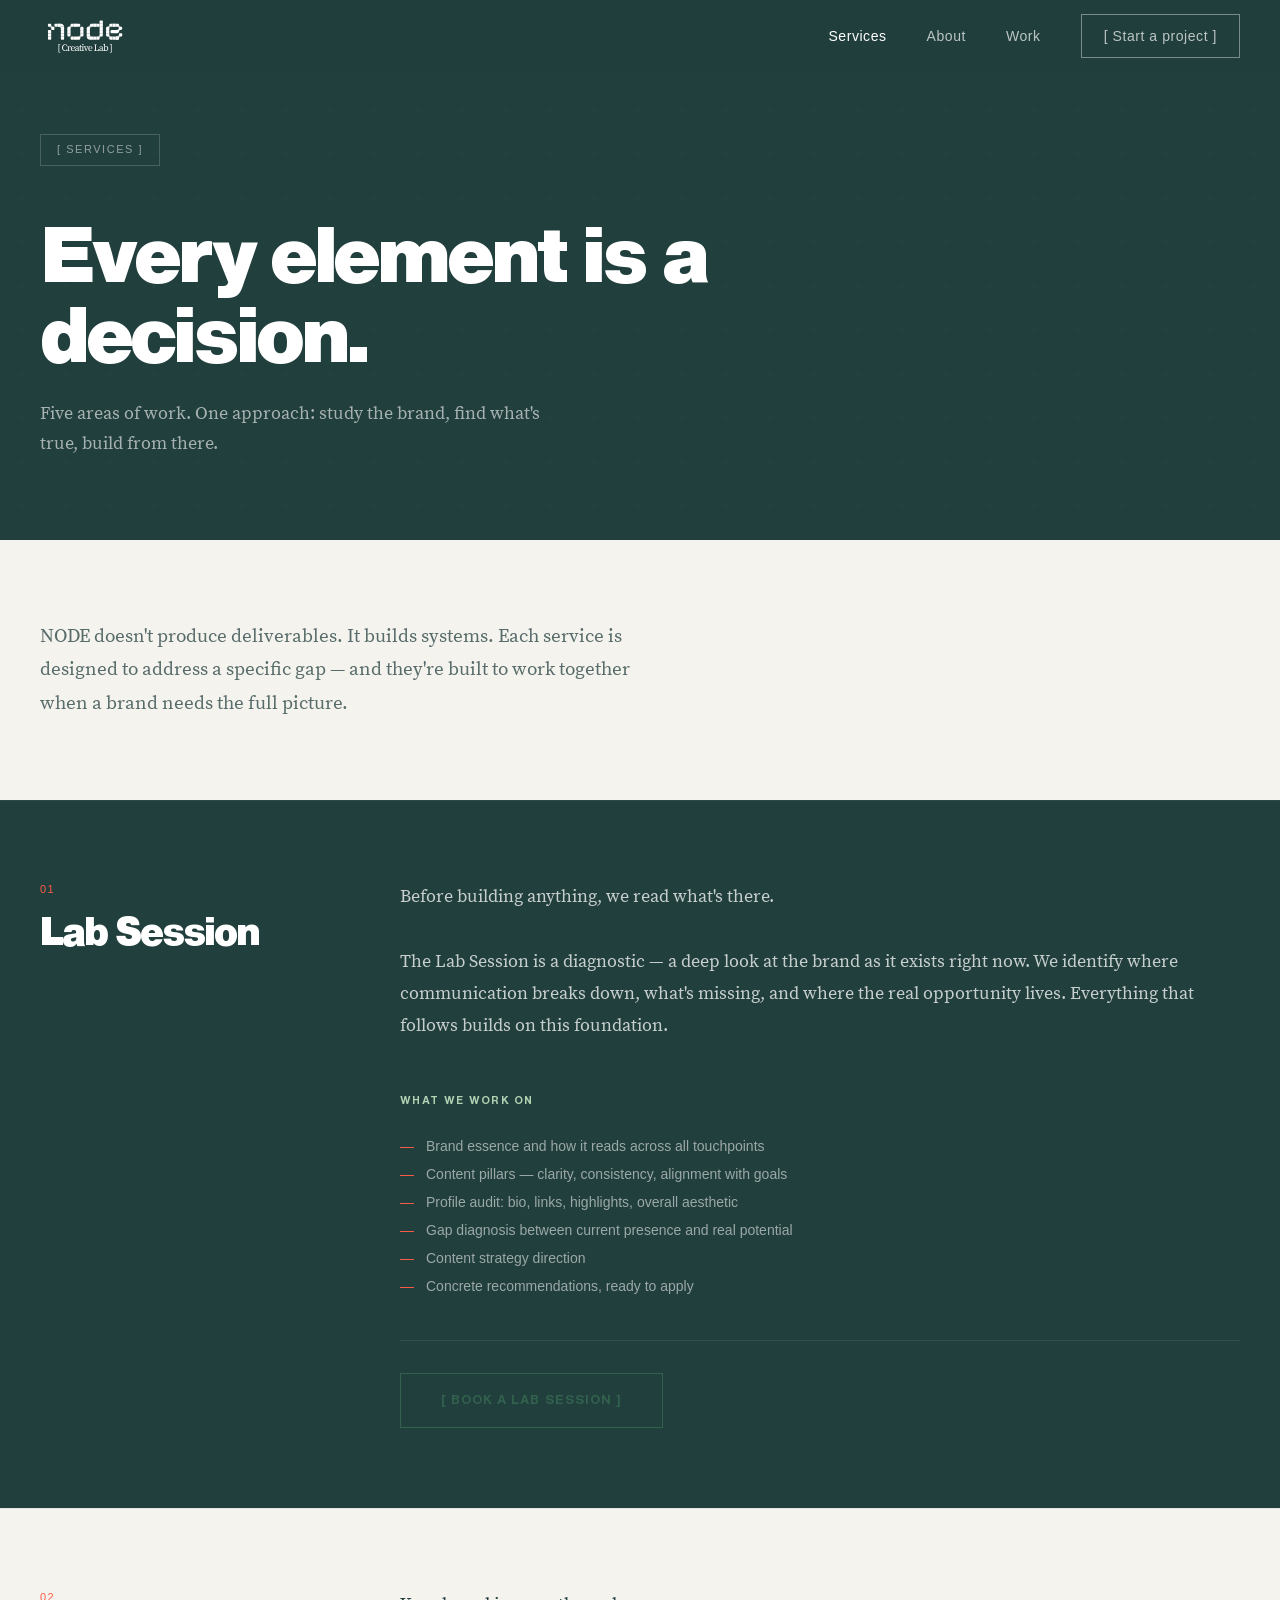
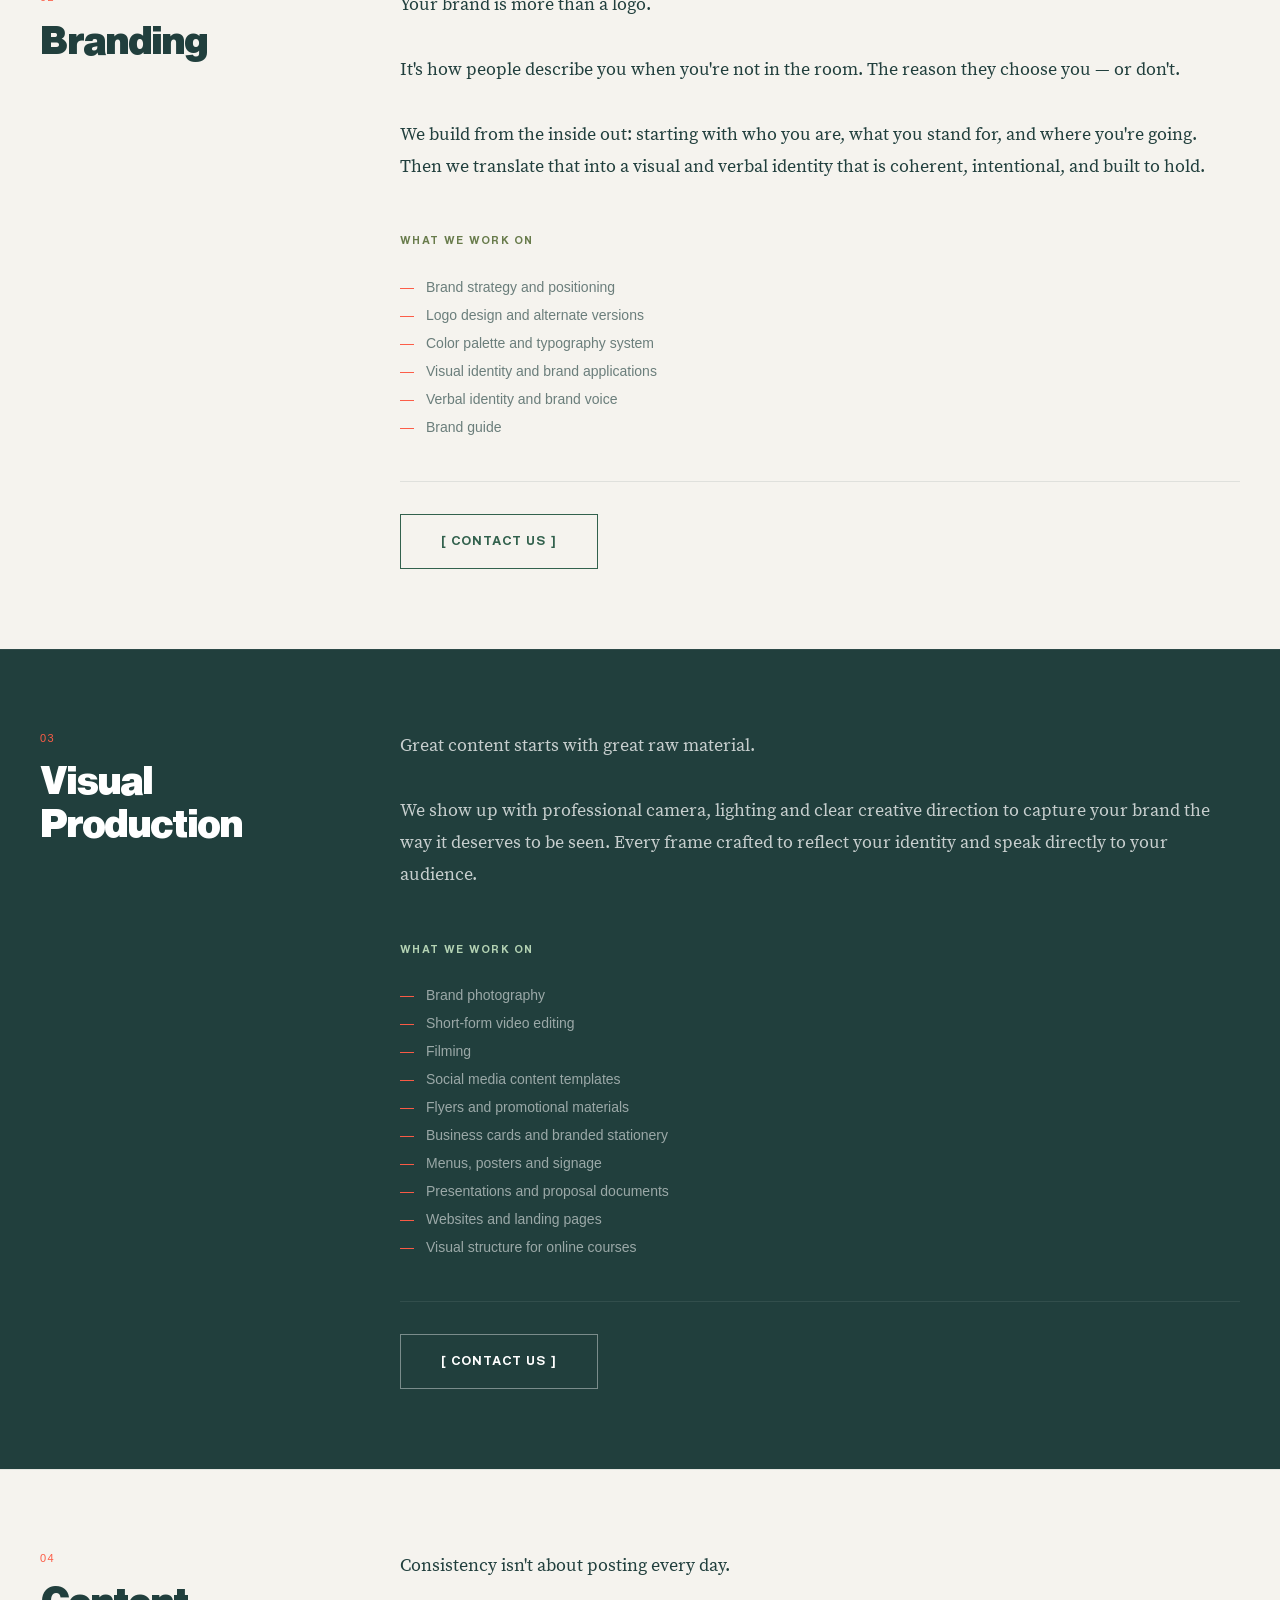
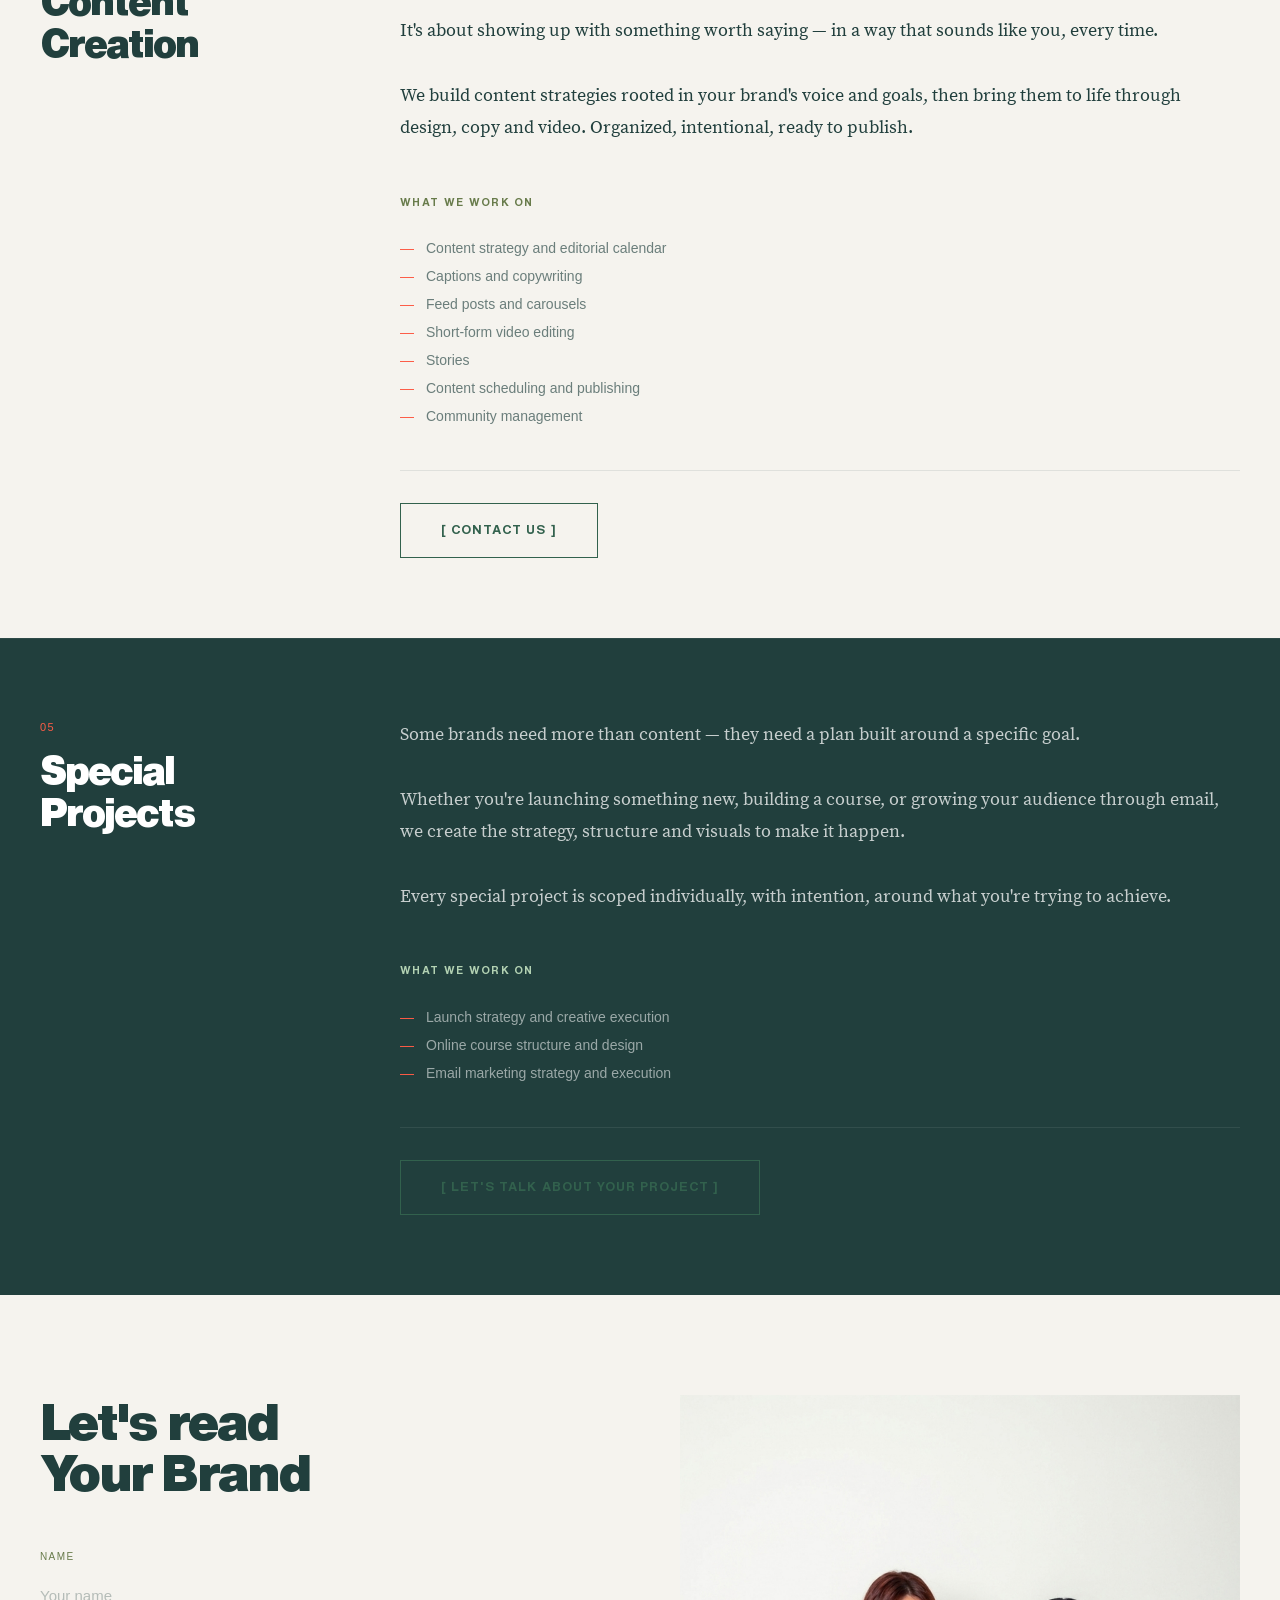
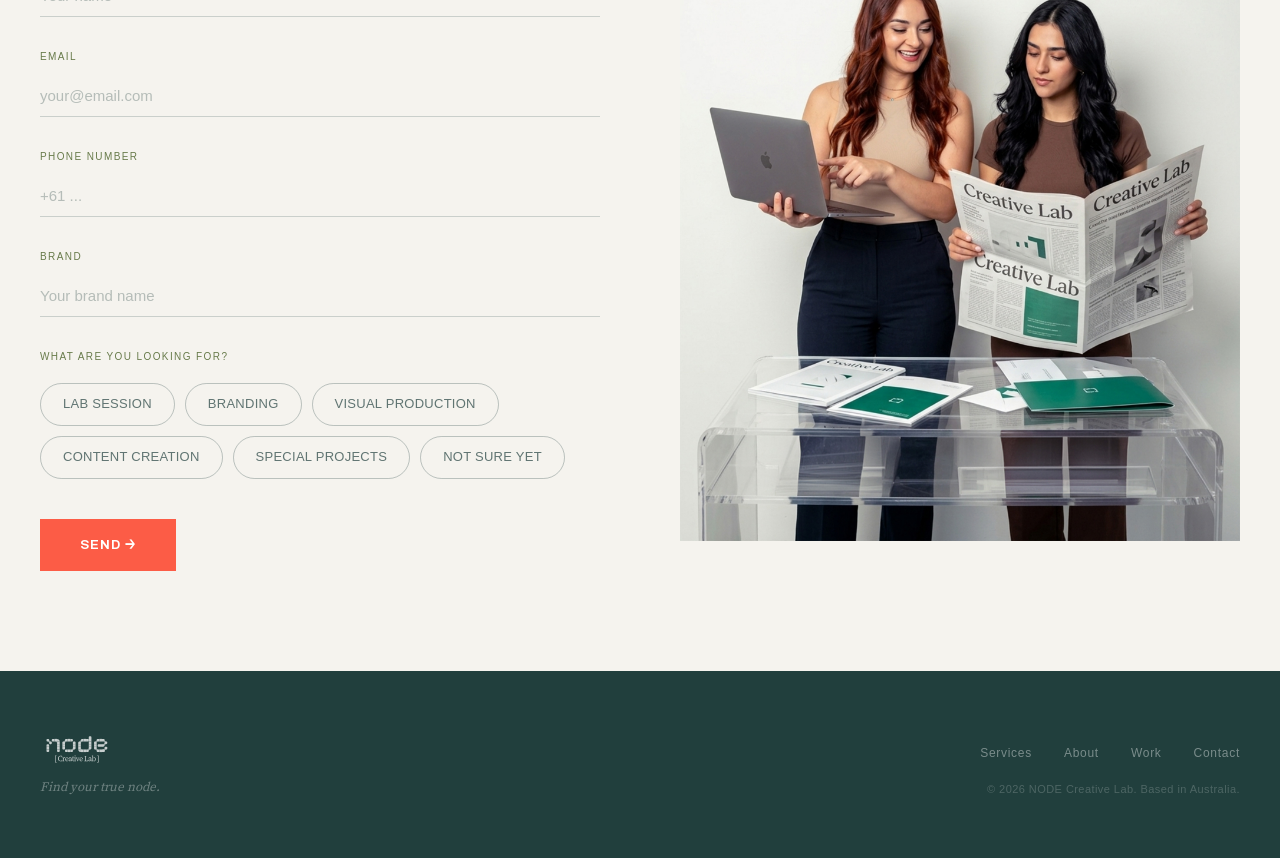
<file: services.html>
<!DOCTYPE html>
<html lang="en">
<head>
  <meta charset="UTF-8">
  <meta name="viewport" content="width=device-width, initial-scale=1.0">
  <title>Services — NODE Creative Lab</title>
  <meta name="description" content="Branding, Visual Production, Content Creation, Special Projects. NODE works at the intersection of strategy, creative direction and knowledge.">
  <link rel="icon" type="image/png" href="assets/images/logo-icon.png">
  <link rel="apple-touch-icon" href="assets/images/logo-icon.png">
  <link rel="stylesheet" href="style.css">
</head>
<body>

  <!-- NAV -->
  <nav id="main-nav" class="scrolled">
    <div class="nav-inner">
      <a class="nav-logo" href="/">
        <img class="logo-nav" src="assets/images/logo-full.svg" alt="NODE Creative Lab">
      </a>
      <ul class="nav-links" id="nav-links">
        <li><a href="/services" class="active">Services</a></li>
        <li><a href="/about">About</a></li>
        <li><a href="/work">Work</a></li>
        <li><a class="nav-cta" href="/#contact">[ Start a project ]</a></li>
      </ul>
      <button class="nav-toggle" id="nav-toggle" aria-label="Toggle menu">
        <span></span><span></span><span></span>
      </button>
    </div>
  </nav>

  <!-- PAGE HERO -->
  <header class="page-hero">
    <div class="page-hero-inner">
      <span class="hero-tag">[ Services ]</span>
      <h1>Every element is a decision.</h1>
      <p class="page-hero-sub">Five areas of work. One approach: study the brand, find what's true, build from there.</p>
    </div>
  </header>

  <!-- SERVICES INTRO -->
  <div class="services-intro">
    <div class="section-inner">
      <p>NODE doesn't produce deliverables. It builds systems. Each service is designed to address a specific gap — and they're built to work together when a brand needs the full picture.</p>
    </div>
  </div>

  <!-- 01 LAB SESSION -->
  <section class="service-section" id="lab-session">
    <div class="section-inner">
      <div class="service-section-title">
        <span class="svc-num">01</span>
        <h2>Lab Session</h2>
      </div>
      <div class="service-content">
        <p>Before building anything, we read what's there.<br><br>The Lab Session is a diagnostic — a deep look at the brand as it exists right now. We identify where communication breaks down, what's missing, and where the real opportunity lives. Everything that follows builds on this foundation.</p>

        <div class="service-includes">
          <p class="includes-title">What we work on</p>
          <div class="include-group">
            <ul class="include-items">
              <li>Brand essence and how it reads across all touchpoints</li>
              <li>Content pillars — clarity, consistency, alignment with goals</li>
              <li>Profile audit: bio, links, highlights, overall aesthetic</li>
              <li>Gap diagnosis between current presence and real potential</li>
              <li>Content strategy direction</li>
              <li>Concrete recommendations, ready to apply</li>
            </ul>
          </div>
        </div>

        <div class="service-cta">
          <a class="btn-secondary" href="/#contact">[ Book a Lab Session ]</a>
        </div>
      </div>
    </div>
  </section>

  <!-- 02 BRANDING -->
  <section class="service-section" id="branding">
    <div class="section-inner">
      <div class="service-section-title">
        <span class="svc-num">02</span>
        <h2>Branding</h2>
      </div>
      <div class="service-content">
        <p>Your brand is more than a logo.<br><br>It's how people describe you when you're not in the room. The reason they choose you — or don't.<br><br>We build from the inside out: starting with who you are, what you stand for, and where you're going. Then we translate that into a visual and verbal identity that is coherent, intentional, and built to hold.</p>

        <div class="service-includes">
          <p class="includes-title">What we work on</p>
          <div class="include-group">
            <ul class="include-items">
              <li>Brand strategy and positioning</li>
              <li>Logo design and alternate versions</li>
              <li>Color palette and typography system</li>
              <li>Visual identity and brand applications</li>
              <li>Verbal identity and brand voice</li>
              <li>Brand guide</li>
            </ul>
          </div>
        </div>

        <div class="service-cta">
          <a class="btn-secondary" href="/#contact">[ Contact us ]</a>
        </div>
      </div>
    </div>
  </section>

  <!-- 03 VISUAL PRODUCTION -->
  <section class="service-section" id="visual-production">
    <div class="section-inner">
      <div class="service-section-title">
        <span class="svc-num">03</span>
        <h2>Visual Production</h2>
      </div>
      <div class="service-content">
        <p>Great content starts with great raw material.<br><br>We show up with professional camera, lighting and clear creative direction to capture your brand the way it deserves to be seen. Every frame crafted to reflect your identity and speak directly to your audience.</p>

        <div class="service-includes">
          <p class="includes-title">What we work on</p>
          <div class="include-group">
            <ul class="include-items">
              <li>Brand photography</li>
              <li>Short-form video editing</li>
              <li>Filming</li>
              <li>Social media content templates</li>
              <li>Flyers and promotional materials</li>
              <li>Business cards and branded stationery</li>
              <li>Menus, posters and signage</li>
              <li>Presentations and proposal documents</li>
              <li>Websites and landing pages</li>
              <li>Visual structure for online courses</li>
            </ul>
          </div>
        </div>

        <div class="service-cta">
          <a class="btn-light" href="/#contact">[ Contact us ]</a>
        </div>
      </div>
    </div>
  </section>

  <!-- 04 CONTENT CREATION -->
  <section class="service-section" id="content-creation">
    <div class="section-inner">
      <div class="service-section-title">
        <span class="svc-num">04</span>
        <h2>Content Creation</h2>
      </div>
      <div class="service-content">
        <p>Consistency isn't about posting every day.<br><br>It's about showing up with something worth saying — in a way that sounds like you, every time.<br><br>We build content strategies rooted in your brand's voice and goals, then bring them to life through design, copy and video. Organized, intentional, ready to publish.</p>

        <div class="service-includes">
          <p class="includes-title">What we work on</p>
          <div class="include-group">
            <ul class="include-items">
              <li>Content strategy and editorial calendar</li>
              <li>Captions and copywriting</li>
              <li>Feed posts and carousels</li>
              <li>Short-form video editing</li>
              <li>Stories</li>
              <li>Content scheduling and publishing</li>
              <li>Community management</li>
            </ul>
          </div>
        </div>

        <div class="service-cta">
          <a class="btn-secondary" href="/#contact">[ Contact us ]</a>
        </div>
      </div>
    </div>
  </section>

  <!-- 05 SPECIAL PROJECTS -->
  <section class="service-section" id="special-projects">
    <div class="section-inner">
      <div class="service-section-title">
        <span class="svc-num">05</span>
        <h2>Special Projects</h2>
      </div>
      <div class="service-content">
        <p>Some brands need more than content — they need a plan built around a specific goal.<br><br>Whether you're launching something new, building a course, or growing your audience through email, we create the strategy, structure and visuals to make it happen.<br><br>Every special project is scoped individually, with intention, around what you're trying to achieve.</p>

        <div class="service-includes">
          <p class="includes-title">What we work on</p>
          <div class="include-group">
            <ul class="include-items">
              <li>Launch strategy and creative execution</li>
              <li>Online course structure and design</li>
              <li>Email marketing strategy and execution</li>
            </ul>
          </div>
        </div>

        <div class="service-cta">
          <a class="btn-secondary" href="/#contact">[ Let's talk about your project ]</a>
        </div>
      </div>
    </div>
  </section>

  <!-- CONTACT -->
  <section class="section-contact" id="contact">
    <div class="section-inner">
      <div class="contact-2col">
        <div class="contact-col">
          <h2>Let's read<br>Your Brand</h2>
          <form class="contact-form" id="contact-form-svc" action="https://formspree.io/f/xlgazkqe" method="POST" style="grid-template-columns: 1fr;">
            <input type="hidden" name="_subject" value="New project enquiry — NODE Creative Lab">
            <div class="form-group full">
              <label for="name-s">Name</label>
              <input type="text" id="name-s" name="name" placeholder="Your name" autocomplete="name" required>
            </div>
            <div class="form-group full">
              <label for="email-s">Email</label>
              <input type="email" id="email-s" name="email" placeholder="your@email.com" autocomplete="email" required>
            </div>
            <div class="form-group full">
              <label for="phone-s">Phone Number</label>
              <input type="tel" id="phone-s" name="phone" placeholder="+61 ...">
            </div>
            <div class="form-group full">
              <label for="brand-s">Brand</label>
              <input type="text" id="brand-s" name="brand" placeholder="Your brand name">
            </div>
            <div class="form-group full">
              <label>What are you looking for?</label>
              <div class="form-checks">
                <label class="form-check"><input type="checkbox" name="service" value="Lab Session"><span>Lab Session</span></label>
                <label class="form-check"><input type="checkbox" name="service" value="Branding"><span>Branding</span></label>
                <label class="form-check"><input type="checkbox" name="service" value="Visual Production"><span>Visual Production</span></label>
                <label class="form-check"><input type="checkbox" name="service" value="Content Creation"><span>Content Creation</span></label>
                <label class="form-check"><input type="checkbox" name="service" value="Special Projects"><span>Special Projects</span></label>
                <label class="form-check"><input type="checkbox" name="service" value="Not sure yet"><span>Not sure yet</span></label>
              </div>
            </div>
            <div class="form-submit">
              <button type="submit" class="btn-primary" id="form-btn-svc">Send →</button>
            </div>
            <div class="form-success" id="form-success-svc" style="display:none;">
              <p>[ Message received_ ]<br>We'll be in touch soon.</p>
            </div>
          </form>
        </div>
        <div class="contact-image">
          <img src="assets/images/founders-studio.jpg" alt="NODE Creative Lab" loading="lazy">
        </div>
      </div>
    </div>
  </section>

  <!-- FOOTER -->
  <footer>
    <div class="footer-inner">
      <div class="footer-brand">
        <img class="logo-footer" src="assets/images/logo-full.svg" alt="NODE Creative Lab">
        <div class="footer-tagline">Find your true node.</div>
      </div>
      <div class="footer-right">
        <ul class="footer-nav">
          <li><a href="/services">Services</a></li>
          <li><a href="/about">About</a></li>
          <li><a href="/work">Work</a></li>
          <li><a href="#contact">Contact</a></li>
        </ul>
        <p class="footer-copy">© 2026 NODE Creative Lab. Based in Australia.</p>
      </div>
    </div>
  </footer>

  <script>
    const toggle = document.getElementById('nav-toggle');
    const links  = document.getElementById('nav-links');
    toggle.addEventListener('click', () => links.classList.toggle('open'));
    document.addEventListener('click', (e) => {
      if (!document.getElementById('main-nav').contains(e.target)) links.classList.remove('open');
    });

    // Smooth scroll to anchor on load (if URL has #)
    if (window.location.hash) {
      setTimeout(() => {
        const el = document.querySelector(window.location.hash);
        if (el) el.scrollIntoView({ behavior: 'smooth', block: 'start' });
      }, 100);
    }

    // Contact form — Formspree AJAX
    const contactFormSvc = document.getElementById('contact-form-svc');
    const formBtnSvc     = document.getElementById('form-btn-svc');
    const formSuccessSvc = document.getElementById('form-success-svc');
    if (contactFormSvc) {
      contactFormSvc.addEventListener('submit', async function(e) {
        e.preventDefault();
        formBtnSvc.textContent = 'Sending…';
        formBtnSvc.disabled = true;
        const data = new FormData(contactFormSvc);
        try {
          const res = await fetch(contactFormSvc.action, {
            method: 'POST', body: data,
            headers: { 'Accept': 'application/json' }
          });
          if (res.ok) {
            contactFormSvc.reset();
            formBtnSvc.style.display = 'none';
            formSuccessSvc.style.display = 'block';
          } else {
            formBtnSvc.textContent = 'Something went wrong. Try again →';
            formBtnSvc.disabled = false;
          }
        } catch (err) {
          formBtnSvc.textContent = 'Connection error. Try again →';
          formBtnSvc.disabled = false;
        }
      });
    }
  </script>

</body>
</html>
</file>
<file: style.css>
/* NODE Creative Lab — Global Styles */

/* ─── FONTS ─────────────────────────────────────── */
@font-face {
  font-family: 'Helvetica Now';
  src: url('assets/fonts/HelveticaNow-Black.ttf') format('truetype');
  font-weight: 900;
  font-style: normal;
  font-display: swap;
}
@font-face {
  font-family: 'Helvetica Now';
  src: url('assets/fonts/HelveticaNow-Bold.ttf') format('truetype');
  font-weight: 700;
  font-style: normal;
  font-display: swap;
}
@font-face {
  font-family: 'Helvetica Now';
  src: url('assets/fonts/HelveticaNow-BoldItalic.ttf') format('truetype');
  font-weight: 700;
  font-style: italic;
  font-display: swap;
}
@font-face {
  font-family: 'Source Serif Pro';
  src: url('assets/fonts/SourceSerifPro-Regular.ttf') format('truetype');
  font-weight: 400;
  font-style: normal;
  font-display: swap;
}
@font-face {
  font-family: 'LoRes21';
  src: url('assets/fonts/LoRes21OTSerif-Regular.ttf') format('truetype');
  font-weight: 400;
  font-style: normal;
  font-display: swap;
}
@font-face {
  font-family: 'Source Serif Pro';
  src: url('assets/fonts/SourceSerifPro-SemiBold.ttf') format('truetype');
  font-weight: 600;
  font-style: normal;
  font-display: swap;
}

/* ─── TOKENS ─────────────────────────────────────── */
:root {
  --verde:     #32614d;
  --coral:     #fc5c46;
  --azul:      #cbe5fe;
  --crema:     #eee7b1;
  --sage-d:    #687b4b;
  --sage-l:    #b3d2b3;
  --charcoal:  #213f3d;
  --borgona:   #6f2720;
  --off-white: #f5f3ee;

  --font-display: 'Helvetica Now', 'Helvetica Neue', Helvetica, Arial, sans-serif;
  --font-body:    'Helvetica Neue', Helvetica, Arial, sans-serif;
  --font-serif:   'Source Serif Pro', Georgia, 'Times New Roman', serif;

  --max-w: 1200px;
  --nav-h: 72px;
}

/* ─── RESET ─────────────────────────────────────── */
*, *::before, *::after { box-sizing: border-box; margin: 0; padding: 0; }
html { scroll-behavior: smooth; }
body {
  font-family: var(--font-body);
  font-size: 16px;
  line-height: 1.6;
  color: var(--charcoal);
  background: var(--off-white);
  -webkit-font-smoothing: antialiased;
  -moz-osx-font-smoothing: grayscale;
}
img { max-width: 100%; display: block; }
a { text-decoration: none; color: inherit; }
button { cursor: pointer; border: none; background: none; font: inherit; }

/* ─── NAV ─────────────────────────────────────── */
nav {
  position: fixed;
  top: 0; left: 0; right: 0;
  z-index: 100;
  height: var(--nav-h);
  display: flex;
  align-items: center;
  padding: 0 40px;
  transition: background 0.35s, backdrop-filter 0.35s;
}
nav.scrolled {
  background: rgba(33, 63, 61, 0.96);
  backdrop-filter: blur(12px);
  -webkit-backdrop-filter: blur(12px);
}
.nav-inner {
  width: 100%;
  max-width: var(--max-w);
  margin: 0 auto;
  display: flex;
  align-items: center;
  justify-content: space-between;
}
.nav-logo {
  display: flex;
  align-items: center;
}
.logo-nav {
  height: 44px;
  width: auto;
  filter: brightness(0) invert(1);
  display: block;
}
.logo-hero {
  width: clamp(220px, 30vw, 380px);
  height: auto;
  filter: brightness(0) invert(1);
  opacity: 0.88;
  margin-bottom: 56px;
  display: block;
}
.nav-links {
  display: flex;
  align-items: center;
  gap: 40px;
  list-style: none;
}
.nav-links a {
  font-family: var(--font-body);
  font-size: 14px;
  color: rgba(255,255,255,0.7);
  letter-spacing: 0.04em;
  transition: color 0.2s;
}
.nav-links a:hover,
.nav-links a.active { color: white; }
.nav-cta {
  display: inline-flex;
  align-items: center;
  padding: 10px 22px;
  border: 1px solid rgba(255,255,255,0.4);
  font-family: var(--font-body);
  font-size: 13px;
  color: white;
  letter-spacing: 0.06em;
  transition: background 0.2s, border-color 0.2s;
}
.nav-cta:hover {
  background: rgba(255,255,255,0.1);
  border-color: white;
}
.nav-toggle {
  display: none;
  flex-direction: column;
  gap: 5px;
  cursor: pointer;
  padding: 4px;
}
.nav-toggle span {
  width: 22px;
  height: 2px;
  background: white;
  display: block;
  transition: transform 0.3s, opacity 0.3s;
}

/* ─── HERO ─────────────────────────────────────── */
.hero {
  min-height: 100vh;
  background: var(--charcoal);
  display: flex;
  align-items: center;
  padding: var(--nav-h) 40px 80px;
  position: relative;
  overflow: hidden;
}
.hero::before {
  content: '';
  position: absolute;
  inset: 0;
  background-image: radial-gradient(circle, rgba(255,255,255,0.035) 1px, transparent 1px);
  background-size: 44px 44px;
  pointer-events: none;
}
.hero-inner {
  max-width: var(--max-w);
  margin: 0 auto;
  width: 100%;
  position: relative;
}
.hero-tag {
  display: inline-block;
  font-family: var(--font-body);
  font-size: 11px;
  letter-spacing: 0.14em;
  text-transform: uppercase;
  color: rgba(255,255,255,0.5);
  border: 1px solid rgba(255,255,255,0.18);
  padding: 6px 16px;
  margin-bottom: 48px;
}
.hero h1 {
  font-family: var(--font-display);
  font-weight: 900;
  font-size: clamp(52px, 7.5vw, 104px);
  line-height: 1.0;
  color: white;
  max-width: 820px;
  margin-bottom: 36px;
  letter-spacing: -0.053em;
}
.hero-sub {
  font-family: var(--font-body);
  font-size: 13px;
  letter-spacing: 0.1em;
  text-transform: uppercase;
  color: rgba(255,255,255,0.4);
  margin-bottom: 28px;
}
.hero-body {
  font-family: var(--font-serif);
  font-size: 18px;
  line-height: 1.75;
  color: rgba(255,255,255,0.7);
  max-width: 560px;
  margin-bottom: 52px;
}

/* ─── BUTTONS ─────────────────────────────────── */
.btn-primary {
  display: inline-flex;
  align-items: center;
  gap: 12px;
  padding: 16px 40px;
  background: var(--coral);
  color: white;
  font-family: var(--font-display);
  font-weight: 700;
  font-size: 13px;
  letter-spacing: 0.08em;
  text-transform: uppercase;
  transition: background 0.2s;
}
.btn-primary:hover { background: #e5483a; }
.btn-secondary {
  display: inline-flex;
  align-items: center;
  padding: 16px 40px;
  border: 1px solid var(--verde);
  color: var(--verde);
  font-family: var(--font-display);
  font-weight: 700;
  font-size: 13px;
  letter-spacing: 0.08em;
  text-transform: uppercase;
  transition: background 0.2s, color 0.2s;
}
.btn-secondary:hover { background: var(--verde); color: white; }
.btn-light {
  display: inline-flex;
  align-items: center;
  padding: 16px 40px;
  border: 1px solid rgba(255,255,255,0.4);
  color: white;
  font-family: var(--font-display);
  font-weight: 700;
  font-size: 13px;
  letter-spacing: 0.08em;
  text-transform: uppercase;
  transition: background 0.2s, border-color 0.2s;
}
.btn-light:hover { background: rgba(255,255,255,0.1); border-color: white; }

/* ─── SHARED SECTION BASE ─────────────────────── */
section { padding: 100px 40px; }
.section-inner {
  max-width: var(--max-w);
  margin: 0 auto;
}
.section-label {
  font-family: var(--font-body);
  font-size: 11px;
  letter-spacing: 0.14em;
  text-transform: uppercase;
  color: var(--sage-d);
  margin-bottom: 48px;
  display: block;
}
.section-label.light { color: rgba(255,255,255,0.4); }

/* ─── PROBLEM SECTION ─────────────────────────── */
.section-problem {
  background: var(--verde);
  color: white;
}
.section-problem .section-inner {
  display: grid;
  grid-template-columns: 1fr 1fr;
  gap: 80px;
  align-items: start;
}
.problem-headline {
  font-family: var(--font-display);
  font-weight: 900;
  font-size: clamp(36px, 4.5vw, 58px);
  line-height: 1.05;
  letter-spacing: -0.053em;
}
.problem-body {
  font-family: var(--font-serif);
  font-size: 17px;
  line-height: 1.8;
  color: rgba(255,255,255,0.8);
}
.problem-body p + p { margin-top: 20px; }

/* ─── SYSTEM SECTION ─────────────────────────── */
.section-system { background: var(--off-white); }
.section-system .section-inner {
  display: grid;
  grid-template-columns: 1fr 1fr;
  gap: 80px;
  align-items: center;
}
.system-image {
  aspect-ratio: 4/5;
  overflow: hidden;
  background: var(--sage-l);
}
.system-image img { width: 100%; height: 100%; object-fit: cover; }
.system-content h2 {
  font-family: var(--font-display);
  font-weight: 900;
  font-size: clamp(36px, 4vw, 56px);
  line-height: 1.05;
  letter-spacing: -0.053em;
  margin-bottom: 32px;
}
.system-content p {
  font-family: var(--font-serif);
  font-size: 17px;
  line-height: 1.8;
  color: rgba(33,63,61,0.8);
}
.system-content p + p { margin-top: 16px; }
.system-dpv {
  font-family: var(--font-display);
  font-weight: 700;
  font-size: 13px;
  letter-spacing: 0.1em;
  color: var(--verde);
  margin-top: 36px;
  display: block;
}

/* ─── SERVICES SECTION ─────────────────────────── */
.section-services { background: var(--charcoal); }
.section-services .section-inner > h2 {
  font-family: var(--font-display);
  font-weight: 900;
  font-size: clamp(36px, 4vw, 52px);
  letter-spacing: -0.053em;
  color: white;
  margin-bottom: 64px;
}
.services-grid {
  display: grid;
  grid-template-columns: repeat(2, 1fr);
  gap: 2px;
}
.service-card {
  background: rgba(255,255,255,0.04);
  border: 1px solid rgba(255,255,255,0.07);
  padding: 48px 40px;
  transition: background 0.3s;
  display: flex;
  flex-direction: column;
}
.service-card:hover { background: rgba(255,255,255,0.07); }
.service-card-num {
  font-family: var(--font-body);
  font-size: 11px;
  letter-spacing: 0.12em;
  color: var(--coral);
  margin-bottom: 20px;
}
.service-card h3 {
  font-family: var(--font-display);
  font-weight: 700;
  font-size: 22px;
  color: white;
  margin-bottom: 16px;
}
.service-card .service-desc {
  font-family: var(--font-serif);
  font-size: 15px;
  line-height: 1.75;
  color: rgba(255,255,255,0.6);
  margin-bottom: 14px;
  flex: 1;
}
.service-card .service-items {
  font-family: var(--font-body);
  font-size: 12px;
  color: rgba(255,255,255,0.35);
  letter-spacing: 0.02em;
  line-height: 1.6;
  margin-bottom: 28px;
}
.service-card .service-outcome {
  font-family: var(--font-display);
  font-weight: 700;
  font-size: 12px;
  color: var(--crema);
  letter-spacing: 0.06em;
  margin-bottom: 24px;
}
.service-card .service-link {
  display: inline-block;
  font-family: var(--font-body);
  font-size: 11px;
  letter-spacing: 0.1em;
  color: rgba(255,255,255,0.35);
  text-transform: uppercase;
  border-bottom: 1px solid rgba(255,255,255,0.12);
  padding-bottom: 3px;
  align-self: flex-start;
  transition: color 0.2s, border-color 0.2s;
}
.service-card .service-link:hover { color: white; border-color: rgba(255,255,255,0.5); }

/* ─── PROCESS SECTION — STAIRCASE ─────────────── */
.section-process {
  background: var(--charcoal);
  padding: 80px 60px 100px;
  overflow: hidden;
}
.process-header-bar {
  display: flex;
  justify-content: space-between;
  align-items: flex-end;
  margin-bottom: 60px;
  padding: 0;
}
.process-header-bar .section-label { color: rgba(255,255,255,0.5); }
.process-header-bar h2 {
  font-family: var(--font-display);
  font-weight: 900;
  font-size: clamp(32px, 4vw, 52px);
  letter-spacing: -0.053em;
  color: white;
}
.process-grid {
  display: flex;
  flex-direction: column;
  gap: 16px;
  border: none;
}
.process-col {
  opacity: 0;
  transform: translateX(-30px);
  transition: opacity 0.55s ease, transform 0.55s ease, box-shadow 0.2s ease;
  border: none;
  background: none;
  padding: 0;
  display: block;
}
.process-col.visible { opacity: 1; transform: translateX(0); }
.process-col:nth-child(1) { margin-left: 0;    transition-delay: 0.04s; }
.process-col:nth-child(2) { margin-left: 14%;  transition-delay: 0.14s; }
.process-col:nth-child(3) { margin-left: 27%;  transition-delay: 0.24s; }
.process-col:nth-child(4) { margin-left: 40%;  transition-delay: 0.34s; }
.process-col:nth-child(5) { margin-left: 53%;  transition-delay: 0.44s; }
.process-col:nth-child(6) { margin-left: 66%;  transition-delay: 0.54s; }

.process-pill-wrap {
  display: inline-flex;
  align-items: center;
  gap: 20px;
  padding: 18px 48px;
  background: var(--crema);
  border-radius: 100px;
  cursor: default;
  transition: background 0.2s ease, transform 0.2s ease;
}
.process-pill-wrap:hover { background: var(--off-white); transform: translateY(-2px); }
.process-col.rise .process-pill-wrap { background: var(--coral); }
.process-col.rise .process-pill-wrap:hover { background: #e84e3a; }

.pcol-num {
  font-family: var(--font-body);
  font-size: 10px;
  font-weight: 400;
  letter-spacing: 0.12em;
  color: rgba(33,63,61,0.4);
}
.process-col.rise .pcol-num { color: rgba(255,255,255,0.5); }
.pcol-name {
  font-family: var(--font-display);
  font-weight: 900;
  font-size: clamp(16px, 1.5vw, 22px);
  letter-spacing: -0.01em;
  color: var(--charcoal);
}
.process-col.rise .pcol-name { color: white; }

.pcol-desc {
  font-family: var(--font-serif);
  font-size: 13px;
  line-height: 1.75;
  color: rgba(238,231,177,0.65);
  font-style: italic;
  margin-top: 12px;
  padding-left: 4px;
  max-width: 260px;
  display: none;
}
.process-col.active .pcol-desc {
  display: block;
  animation: fadeDesc 0.3s ease;
}
.process-col.active .process-pill-wrap {
  background: white;
  box-shadow: 0 6px 24px rgba(0,0,0,0.18);
}
.process-col.rise.active .process-pill-wrap {
  background: #e84e3a;
  box-shadow: 0 6px 24px rgba(252,92,70,0.35);
}
@keyframes fadeDesc {
  from { opacity: 0; transform: translateY(-6px); }
  to   { opacity: 1; transform: translateY(0); }
}

/* ─── MARQUEE ─────────────────────────────────── */
.section-marquee {
  background: var(--charcoal);
  padding: 72px 0;
  overflow: hidden;
}
.marquee-track {
  display: flex;
  white-space: nowrap;
  animation: marquee 40s linear infinite;
}
.marquee-track:hover { animation-play-state: paused; }
.marquee-item {
  font-family: var(--font-serif);
  font-size: clamp(17px, 2vw, 24px);
  color: rgba(255,255,255,0.45);
  padding: 0 60px;
  font-style: italic;
  line-height: 1.5;
  flex-shrink: 0;
}
.marquee-sep {
  font-family: var(--font-body);
  font-size: 18px;
  color: var(--coral);
  padding: 0 10px;
  font-style: normal;
  flex-shrink: 0;
  display: flex;
  align-items: center;
}
@keyframes marquee {
  from { transform: translateX(0); }
  to   { transform: translateX(-50%); }
}

/* ─── CONTACT SECTION ─────────────────────────── */
.section-contact { background: var(--off-white); }
.contact-inner {
  max-width: 700px;
  margin: 0 auto;
}
.contact-inner > h2 {
  font-family: var(--font-display);
  font-weight: 900;
  font-size: clamp(40px, 5vw, 68px);
  line-height: 1.0;
  letter-spacing: -0.053em;
  color: var(--charcoal);
  margin-bottom: 60px;
}
.contact-form {
  display: grid;
  grid-template-columns: 1fr 1fr;
  gap: 32px 40px;
}
.form-group {
  display: flex;
  flex-direction: column;
  gap: 10px;
}
.form-group.full { grid-column: 1 / -1; }
.form-group label {
  font-family: var(--font-body);
  font-size: 10px;
  letter-spacing: 0.14em;
  text-transform: uppercase;
  color: var(--sage-d);
}
.form-group input,
.form-group textarea,
.form-group select {
  background: transparent;
  border: none;
  border-bottom: 1px solid rgba(33,63,61,0.2);
  padding: 12px 0;
  font-family: var(--font-body);
  font-size: 15px;
  color: var(--charcoal);
  outline: none;
  transition: border-color 0.25s;
  -webkit-appearance: none;
}
.form-group input::placeholder,
.form-group textarea::placeholder { color: rgba(33,63,61,0.3); }
.form-group input:focus,
.form-group textarea:focus,
.form-group select:focus { border-color: var(--verde); }
.form-group textarea { resize: none; height: 96px; }
.form-submit { grid-column: 1 / -1; margin-top: 8px; }
.form-success {
  grid-column: 1 / -1;
  padding: 28px 0 8px;
  font-family: var(--font-body);
  font-size: 13px;
  letter-spacing: 0.08em;
  text-transform: uppercase;
  color: var(--verde);
  line-height: 1.8;
}

/* ─── FOOTER ─────────────────────────────────── */
footer {
  background: var(--charcoal);
  padding: 60px 40px;
  color: white;
}
.footer-inner {
  max-width: var(--max-w);
  margin: 0 auto;
  display: flex;
  justify-content: space-between;
  align-items: flex-end;
}
.footer-brand {}
.footer-logo {
  font-family: var(--font-display);
  font-weight: 700;
  font-size: 18px;
  letter-spacing: 0.06em;
  margin-bottom: 8px;
}
.footer-tagline {
  font-family: var(--font-serif);
  font-size: 13px;
  color: rgba(255,255,255,0.35);
  font-style: italic;
}
.footer-right {
  text-align: right;
}
.footer-nav {
  list-style: none;
  display: flex;
  gap: 32px;
  margin-bottom: 16px;
  justify-content: flex-end;
}
.footer-nav a {
  font-family: var(--font-body);
  font-size: 12px;
  letter-spacing: 0.06em;
  color: rgba(255,255,255,0.4);
  transition: color 0.2s;
}
.footer-nav a:hover { color: white; }
.footer-copy {
  font-family: var(--font-body);
  font-size: 11px;
  color: rgba(255,255,255,0.2);
  letter-spacing: 0.04em;
}

/* ─── PAGE HERO (inner pages) ─────────────────── */
.page-hero {
  min-height: 60vh;
  background: var(--charcoal);
  display: flex;
  align-items: flex-end;
  padding: var(--nav-h) 40px 80px;
  position: relative;
  overflow: hidden;
}
.page-hero::before {
  content: '';
  position: absolute;
  inset: 0;
  background-image: radial-gradient(circle, rgba(255,255,255,0.03) 1px, transparent 1px);
  background-size: 44px 44px;
  pointer-events: none;
}
.page-hero-inner {
  max-width: var(--max-w);
  margin: 0 auto;
  width: 100%;
  position: relative;
}
.page-hero h1 {
  font-family: var(--font-display);
  font-weight: 900;
  font-size: clamp(44px, 6vw, 84px);
  line-height: 1.05;
  letter-spacing: -0.053em;
  color: white;
  max-width: 720px;
}
.page-hero .page-hero-sub {
  font-family: var(--font-serif);
  font-size: 18px;
  line-height: 1.7;
  color: rgba(255,255,255,0.6);
  max-width: 520px;
  margin-top: 24px;
}

/* ─── ABOUT — CONCEPT ─────────────────────────── */
.section-concept { background: var(--off-white); }
.section-concept .section-inner {
  display: grid;
  grid-template-columns: 1fr 1fr;
  gap: 80px;
  align-items: start;
}
.concept-2col { align-items: center; }
.concept-text { display: flex; flex-direction: column; }
.concept-photo {
  overflow: hidden;
  border-radius: 4px;
}
.concept-photo img { width: 100%; display: block; object-fit: cover; }
.concept-label {
  font-family: var(--font-body);
  font-size: 11px;
  letter-spacing: 0.14em;
  text-transform: uppercase;
  color: var(--sage-d);
  margin-bottom: 32px;
  display: block;
}
.concept-heading {
  font-family: var(--font-display);
  font-weight: 900;
  font-size: clamp(32px, 3.5vw, 48px);
  letter-spacing: -0.053em;
  line-height: 1.1;
  margin-bottom: 32px;
}
.concept-body p {
  font-family: var(--font-serif);
  font-size: 17px;
  line-height: 1.8;
  color: rgba(33,63,61,0.8);
}
.concept-body p + p { margin-top: 20px; }
.concept-quote {
  font-family: var(--font-serif);
  font-size: 16px;
  line-height: 1.8;
  color: rgba(33,63,61,0.6);
  font-style: italic;
  border-left: 2px solid var(--coral);
  padding-left: 20px;
  margin-top: 36px;
}

/* ─── PULL QUOTE ─────────────────────────────── */
.section-pull-quote {
  background: var(--verde);
  padding: 100px 40px;
}
.section-pull-quote blockquote {
  max-width: 860px;
  margin: 0 auto;
  font-family: var(--font-serif);
  font-size: clamp(22px, 3vw, 34px);
  line-height: 1.55;
  color: rgba(255,255,255,0.9);
  font-style: italic;
}
.section-pull-quote blockquote::before {
  content: '"';
  display: block;
  font-family: var(--font-display);
  font-weight: 900;
  font-size: 80px;
  color: rgba(255,255,255,0.2);
  line-height: 0.8;
  margin-bottom: 24px;
}

/* ─── WHY A LAB ─────────────────────────────── */
.section-lab { background: var(--charcoal); color: white; }
.section-lab .section-inner {
  display: grid;
  grid-template-columns: 1fr 1fr;
  gap: 80px;
  align-items: start;
}
.lab-heading {
  font-family: var(--font-display);
  font-weight: 900;
  font-size: clamp(32px, 3.5vw, 48px);
  letter-spacing: -0.053em;
  line-height: 1.1;
  color: white;
}
.lab-body p {
  font-family: var(--font-serif);
  font-size: 17px;
  line-height: 1.8;
  color: rgba(255,255,255,0.7);
}
.lab-body p + p { margin-top: 20px; }
.lab-closing {
  margin-top: 32px;
  font-family: var(--font-display);
  font-weight: 700;
  font-size: 14px;
  color: var(--crema);
  letter-spacing: 0.04em;
}

/* ─── WHY WORK WITH US ─────────────────────────── */
.section-why { background: var(--off-white); }
.section-why > .section-inner > h2 {
  font-family: var(--font-display);
  font-weight: 900;
  font-size: clamp(32px, 3.5vw, 48px);
  letter-spacing: -0.053em;
  margin-bottom: 60px;
}
.why-list {
  border-top: 1px solid rgba(33,63,61,0.1);
}
.why-item {
  display: grid;
  grid-template-columns: 80px 1fr;
  gap: 32px;
  padding: 40px 0;
  border-bottom: 1px solid rgba(33,63,61,0.1);
}
.why-num {
  font-family: var(--font-display);
  font-weight: 900;
  font-size: 12px;
  color: var(--sage-d);
  letter-spacing: 0.08em;
  padding-top: 4px;
}
.why-content h3 {
  font-family: var(--font-display);
  font-weight: 700;
  font-size: 17px;
  margin-bottom: 10px;
  color: var(--charcoal);
}
.why-content p {
  font-family: var(--font-serif);
  font-size: 16px;
  line-height: 1.7;
  color: rgba(33,63,61,0.7);
}

/* ─── FOUNDERS ─────────────────────────────── */
.section-founders { background: var(--crema); }
.founders-grid {
  display: grid;
  grid-template-columns: 1fr 1fr;
  gap: 80px;
  align-items: start;
}
.founders-left-photo {
  position: sticky;
  top: 100px;
  overflow: hidden;
  border-radius: 4px;
}
.founders-left-photo img { width: 100%; display: block; object-fit: cover; }
.founders-right {
  display: flex;
  flex-direction: column;
  gap: 60px;
  padding: 40px 0;
}
.founder-card { }
.founder-photo {
  aspect-ratio: 4/5;
  overflow: hidden;
  background: var(--sage-l);
  margin-bottom: 28px;
}
.founder-photo img { width: 100%; height: 100%; object-fit: cover; }
.founder-name {
  font-family: var(--font-display);
  font-weight: 900;
  font-size: clamp(36px, 4vw, 52px);
  letter-spacing: -0.053em;
  line-height: 1.05;
  margin-bottom: 10px;
}
.founder-role {
  font-family: var(--font-body);
  font-size: 12px;
  letter-spacing: 0.08em;
  text-transform: uppercase;
  color: var(--sage-d);
  margin-bottom: 16px;
}
.founder-bio {
  font-family: var(--font-serif);
  font-size: 15px;
  line-height: 1.75;
  color: rgba(33,63,61,0.75);
}

/* ─── LAB SESSION BLOCK ─────────────────────── */
.section-lab-session {
  background: var(--charcoal);
  padding: 100px 40px;
}
.lab-session-inner {
  max-width: 680px;
  margin: 0 auto;
}
.lab-tag {
  display: inline-block;
  font-family: var(--font-body);
  font-size: 11px;
  letter-spacing: 0.14em;
  text-transform: uppercase;
  color: var(--crema);
  border: 1px solid rgba(255,255,255,0.18);
  padding: 6px 16px;
  margin-bottom: 36px;
}
.section-lab-session h2 {
  font-family: var(--font-display);
  font-weight: 900;
  font-size: clamp(32px, 4vw, 48px);
  letter-spacing: -0.053em;
  color: white;
  margin-bottom: 24px;
}
.section-lab-session .lab-sub {
  font-family: var(--font-serif);
  font-size: 18px;
  line-height: 1.75;
  color: rgba(255,255,255,0.7);
  margin-bottom: 40px;
}
.lab-includes {
  list-style: none;
  margin-bottom: 32px;
  border-top: 1px solid rgba(255,255,255,0.08);
}
.lab-includes li {
  display: flex;
  gap: 14px;
  font-family: var(--font-body);
  font-size: 14px;
  color: rgba(255,255,255,0.6);
  padding: 16px 0;
  border-bottom: 1px solid rgba(255,255,255,0.06);
  line-height: 1.5;
}
.lab-includes li::before {
  content: '—';
  color: var(--coral);
  flex-shrink: 0;
}
.lab-note {
  font-family: var(--font-body);
  font-size: 12px;
  color: rgba(255,255,255,0.3);
  line-height: 1.7;
  margin-bottom: 40px;
}

/* ─── SERVICES PAGE ─────────────────────────── */
.services-intro {
  background: var(--off-white);
  padding: 80px 40px;
}
.services-intro p {
  font-family: var(--font-serif);
  font-size: 19px;
  line-height: 1.75;
  color: rgba(33,63,61,0.75);
  max-width: 640px;
}
.service-section {
  padding: 80px 40px;
  border-top: 1px solid rgba(33,63,61,0.08);
}
.service-section:nth-child(even) {
  background: var(--charcoal);
  color: white;
  border-top-color: rgba(255,255,255,0.06);
}
.service-section .section-inner {
  display: grid;
  grid-template-columns: 280px 1fr;
  gap: 80px;
  align-items: start;
}
.service-section-title {
  position: sticky;
  top: calc(var(--nav-h) + 24px);
}
.service-section-title .svc-num {
  font-family: var(--font-body);
  font-size: 11px;
  letter-spacing: 0.12em;
  color: var(--coral);
  margin-bottom: 12px;
  display: block;
}
.service-section-title h2 {
  font-family: var(--font-display);
  font-weight: 900;
  font-size: clamp(28px, 3vw, 40px);
  letter-spacing: -0.053em;
  line-height: 1.1;
}
.service-content > p {
  font-family: var(--font-serif);
  font-size: 18px;
  line-height: 1.8;
  margin-bottom: 48px;
}
.service-section:nth-child(even) .service-content > p { color: rgba(255,255,255,0.75); }
.includes-title {
  font-family: var(--font-display);
  font-weight: 700;
  font-size: 11px;
  letter-spacing: 0.12em;
  text-transform: uppercase;
  color: var(--sage-d);
  margin-bottom: 24px;
}
.service-section:nth-child(even) .includes-title { color: var(--sage-l); }
.include-group {
  margin-bottom: 36px;
}
.include-group h4 {
  font-family: var(--font-display);
  font-weight: 700;
  font-size: 16px;
  margin-bottom: 14px;
}
.service-section:nth-child(even) .include-group h4 { color: white; }
.include-duration {
  font-family: var(--font-body);
  font-size: 11px;
  letter-spacing: 0.08em;
  color: var(--sage-d);
  margin-bottom: 12px;
  display: block;
}
.service-section:nth-child(even) .include-duration { color: rgba(255,255,255,0.35); }
.include-items {
  list-style: none;
}
.include-items li {
  display: flex;
  gap: 12px;
  font-family: var(--font-body);
  font-size: 14px;
  line-height: 2;
  color: rgba(33,63,61,0.65);
}
.service-section:nth-child(even) .include-items li { color: rgba(255,255,255,0.55); }
.include-items li::before { content: '—'; color: var(--coral); flex-shrink: 0; }
.service-cta {
  margin-top: 40px;
  padding-top: 32px;
  border-top: 1px solid rgba(33,63,61,0.1);
}
.service-section:nth-child(even) .service-cta { border-top-color: rgba(255,255,255,0.08); }

/* ─── WORK PAGE ─────────────────────────────── */
.section-work { padding: 0; background: var(--off-white); }
.work-intro {
  padding: 80px 40px;
}
.work-intro p {
  font-family: var(--font-serif);
  font-size: 18px;
  line-height: 1.75;
  color: rgba(33,63,61,0.7);
  max-width: 560px;
}
/* ─── WORK — PROJECT ROWS ─────────────────────── */
.project-row {
  padding: 56px 40px;
  max-width: var(--max-w);
  margin: 0 auto;
  border-bottom: 1px solid rgba(33,63,61,0.08);
}
.project-imgs {
  display: grid;
  gap: 3px;
  margin-bottom: 18px;
}
.p-2col { grid-template-columns: 1fr 1fr; }
.p-3col { grid-template-columns: repeat(3, 1fr); }
.work-img {
  overflow: hidden;
  background: var(--crema);
  aspect-ratio: 4/3;
}
.work-img.p-main { aspect-ratio: unset; grid-row: span 1; }
.work-img img,
.work-img video {
  width: 100%;
  height: 100%;
  object-fit: cover;
  display: block;
  transition: transform 0.5s ease;
}
.work-img:hover img,
.work-img:hover video { transform: scale(1.03); }
.work-video video { object-position: center; }

.project-meta {
  display: flex;
  align-items: center;
  gap: 8px;
  font-family: var(--font-body);
  font-size: 11px;
  letter-spacing: 0.12em;
  text-transform: uppercase;
  color: rgba(33,63,61,0.45);
}
.project-meta.p-split {
  justify-content: space-between;
}
.project-meta.p-split span {
  display: flex;
  align-items: center;
  gap: 8px;
}
.p-dot { opacity: 0.4; }
.p-year { color: rgba(33,63,61,0.3); }

/* keep old classes for any reference */
.work-grid { display: none; }

/* ─── WORK GRID v2 ────────────────────────────── */
.wgrid {
  display: grid;
  grid-template-columns: repeat(3, 1fr);
  gap: 3px;
  background: rgba(33,63,61,0.06);
  padding: 3px;
}
.wcard {
  position: relative;
  aspect-ratio: 4/3;
  overflow: hidden;
  background: var(--crema);
  cursor: pointer;
}
.wcard-wide { grid-column: span 2; aspect-ratio: 16/7; }
.wcard-img {
  width: 100%;
  height: 100%;
}
.wcard-img img {
  width: 100%;
  height: 100%;
  object-fit: cover;
  display: block;
  transition: transform 0.55s ease;
}
.wcard:hover .wcard-img img { transform: scale(1.05); }
.wcard-label {
  position: absolute;
  inset: 0;
  display: flex;
  align-items: flex-end;
  padding: 28px 24px;
  background: linear-gradient(to top, rgba(33,63,61,0.82) 0%, transparent 60%);
  font-family: var(--font-body);
  font-size: 10px;
  letter-spacing: 0.14em;
  text-transform: uppercase;
  color: rgba(255,255,255,0.8);
  opacity: 0;
  transition: opacity 0.3s ease;
}
.wcard:hover .wcard-label { opacity: 1; }

/* ─── CONTENT CREATION SECTION ───────────────── */
.section-cc {
  background: var(--charcoal);
  padding: 80px 40px;
}
.cc-bar {
  max-width: var(--max-w);
  margin: 0 auto 48px;
}
.cc-videos {
  max-width: var(--max-w);
  margin: 0 auto 3px;
  display: grid;
  grid-template-columns: 1fr 1fr;
  gap: 3px;
}
.cc-video-wrap {
  overflow: hidden;
  position: relative;
  height: 520px;
}
.cc-video-wrap iframe {
  position: absolute;
  top: 0;
  left: 0;
  width: 100%;
  height: 100%;
  display: block;
  border: none;
}
.cc-video-wrap video {
  width: 100%;
  height: 100%;
  display: block;
  object-fit: cover;
}
.cc-still {
  max-width: var(--max-w);
  margin: 0 auto;
}
.cc-still img {
  width: 100%;
  height: auto;
  display: block;
  object-fit: contain;
}

/* ─── LIGHTBOX ────────────────────────────────── */
.lightbox {
  position: fixed;
  inset: 0;
  background: rgba(22,40,39,0.97);
  z-index: 500;
  display: none;
  flex-direction: column;
  align-items: center;
  justify-content: center;
  padding: 80px 40px 60px;
  overflow-y: auto;
}
.lightbox.open { display: flex; }
.lb-media {
  display: grid;
  gap: 4px;
  width: 100%;
  max-width: 1100px;
}
.lb-cols-1 { grid-template-columns: 1fr; max-width: 700px; }
.lb-cols-2 { grid-template-columns: 1fr 1fr; }
.lb-cols-3 { grid-template-columns: repeat(3, 1fr); }
.lb-item { overflow: hidden; }
.lb-item img {
  width: 100%;
  height: 100%;
  object-fit: cover;
  display: block;
  aspect-ratio: 4/3;
}
.lb-close {
  position: fixed;
  top: 28px; right: 36px;
  font-size: 36px;
  line-height: 1;
  color: white;
  opacity: 0.5;
  transition: opacity 0.2s;
  cursor: pointer;
  background: none;
  border: none;
  font-family: var(--font-body);
  z-index: 10;
}
.lb-close:hover { opacity: 1; }
.lb-footer {
  margin-top: 24px;
  text-align: center;
}
.lb-service {
  font-family: var(--font-body);
  font-size: 10px;
  letter-spacing: 0.16em;
  text-transform: uppercase;
  color: rgba(255,255,255,0.3);
}
.work-coming {
  padding: 80px 40px;
  text-align: center;
}
.work-coming p {
  font-family: var(--font-serif);
  font-size: 16px;
  color: rgba(33,63,61,0.5);
  font-style: italic;
}

/* ─── HERO BG IMAGE OVERRIDE ─────────────────── */
.hero {
  background-size: cover;
  background-position: center top;
  background-repeat: no-repeat;
}
.hero::before {
  background: linear-gradient(
    108deg,
    rgba(33,63,61,0.93) 0%,
    rgba(33,63,61,0.80) 55%,
    rgba(33,63,61,0.52) 100%
  );
}

/* ─── DIRECTION PURPOSE VISION SECTION ────────── */
.section-dpv {
  background: var(--off-white);
  text-align: center;
  padding: 100px 40px;
}
.section-dpv .section-label {
  text-align: center;
  margin-bottom: 40px;
}
.dpv-headline {
  font-family: var(--font-display);
  font-weight: 900;
  font-size: clamp(32px, 5vw, 68px);
  letter-spacing: -0.053em;
  color: var(--charcoal);
  margin-bottom: 36px;
  line-height: 1.0;
}
.dpv-body {
  font-family: var(--font-serif);
  font-size: 18px;
  line-height: 1.8;
  color: rgba(33,63,61,0.65);
  max-width: 560px;
  margin: 0 auto 44px;
}
.dpv-icon {
  display: flex;
  justify-content: center;
  gap: 8px;
}
.dpv-icon span {
  width: 10px;
  height: 10px;
  background: var(--coral);
  border-radius: 50%;
  display: inline-block;
}

/* ─── HOME SERVICES (5-column cards) ────────────── */
.services-grid-home {
  display: grid;
  grid-template-columns: repeat(5, 1fr);
  gap: 2px;
  margin-top: 48px;
}
.service-card-home {
  background: rgba(255,255,255,0.05);
  border: 1px solid rgba(255,255,255,0.07);
  padding: 28px 24px 32px;
  min-height: 180px;
  display: flex;
  flex-direction: column;
  justify-content: space-between;
  transition: background 0.3s;
  cursor: pointer;
  text-decoration: none;
}
.service-card-home:hover { background: rgba(255,255,255,0.1); }
.service-card-home-top {
  display: flex;
  justify-content: flex-end;
}
.service-card-home-icon {
  width: 24px;
  height: 24px;
  border-radius: 50%;
  background: var(--coral);
  display: flex;
  align-items: center;
  justify-content: center;
  font-size: 14px;
  color: white;
  font-weight: 700;
  flex-shrink: 0;
}
.service-card-home h3 {
  font-family: var(--font-display);
  font-weight: 700;
  font-size: 15px;
  color: white;
  letter-spacing: 0.01em;
  line-height: 1.3;
}

/* ─── CONTACT 2-COL ──────────────────────────── */
.contact-2col {
  display: grid;
  grid-template-columns: 1fr 1fr;
  gap: 80px;
  align-items: start;
}
.contact-image {
  aspect-ratio: 3/4;
  overflow: hidden;
}
.contact-image img {
  width: 100%;
  height: 100%;
  object-fit: cover;
}
.contact-col {}
.contact-col > h2 {
  font-family: var(--font-display);
  font-weight: 900;
  font-size: clamp(36px, 4vw, 60px);
  line-height: 1.0;
  letter-spacing: -0.053em;
  color: var(--charcoal);
  margin-bottom: 52px;
}

/* form service buttons */
.form-checks {
  display: flex;
  flex-wrap: wrap;
  gap: 10px;
  margin-top: 8px;
}
.form-check {
  cursor: pointer;
}
.form-check input[type="checkbox"] {
  display: none;
}
.form-check span {
  display: block;
  padding: 10px 22px;
  border: 1.5px solid rgba(33,63,61,0.28);
  border-radius: 100px;
  font-family: var(--font-body);
  font-size: 13px;
  letter-spacing: 0.02em;
  color: rgba(33,63,61,0.7);
  transition: background 0.15s, border-color 0.15s, color 0.15s;
}
.form-check input[type="checkbox"]:checked + span {
  background: var(--verde);
  border-color: var(--verde);
  color: white;
}

/* ─── FOOTER LOGO ─────────────────────────────── */
.logo-footer {
  height: 36px;
  width: auto;
  filter: brightness(0) invert(1);
  opacity: 0.75;
  display: block;
  margin-bottom: 10px;
}

/* ─── SECTION PROBLEM — SAGE GREEN ────────────── */
.section-problem-home {
  background: var(--sage-l);
}
.section-problem-home .section-inner {
  display: grid;
  grid-template-columns: 1fr 1fr;
  gap: 0;
  align-items: start;
}
.problem-col:first-child {
  padding-right: 80px;
  border-right: 1px solid rgba(33,63,61,0.2);
}
.problem-col:last-child {
  padding-left: 80px;
}

/* hero node word */
.hero-node {
  font-family: 'LoRes21', monospace;
  font-weight: 400;
  color: var(--sage-l);
  letter-spacing: 0.04em;
}
.hero-node-suffix {
  color: var(--sage-l);
  font-family: var(--font-display);
  font-weight: 900;
}
.problem-col .col-label {
  font-family: var(--font-body);
  font-size: 11px;
  letter-spacing: 0.14em;
  text-transform: uppercase;
  color: var(--sage-d);
  margin-bottom: 24px;
  display: block;
}
.problem-col h3 {
  font-family: var(--font-display);
  font-weight: 900;
  font-size: clamp(24px, 3vw, 38px);
  line-height: 1.1;
  letter-spacing: -0.053em;
  color: var(--charcoal);
  margin-bottom: 20px;
}
.problem-col h3 em {
  font-style: italic;
  font-family: var(--font-serif);
  font-weight: 400;
}
.problem-col p {
  font-family: var(--font-serif);
  font-size: 16px;
  line-height: 1.75;
  color: rgba(33,63,61,0.75);
}

/* ─── RESPONSIVE ─────────────────────────────── */
@media (max-width: 1100px) {
  .services-grid-home { grid-template-columns: repeat(3, 1fr); }
  .process-col:nth-child(2) { margin-left: 10%; }
  .process-col:nth-child(3) { margin-left: 20%; }
  .process-col:nth-child(4) { margin-left: 30%; }
  .process-col:nth-child(5) { margin-left: 40%; }
  .process-col:nth-child(6) { margin-left: 50%; }
}

@media (max-width: 900px) {
  .section-process { padding: 60px 32px 80px; }
  .process-col:nth-child(n) { margin-left: 0 !important; }
  .process-pill-wrap { padding: 15px 36px; }
  .section-problem-home .section-inner { grid-template-columns: 1fr; }
  .problem-col:first-child { padding-right: 0; border-right: none; border-bottom: 1px solid rgba(33,63,61,0.2); padding-bottom: 48px; }
  .problem-col:last-child { padding-left: 0; padding-top: 48px; }
  .contact-2col { grid-template-columns: 1fr; gap: 32px; }
  .contact-image { order: -1; aspect-ratio: 4/3; }
  .contact-image img { object-position: top center; }
  .section-problem .section-inner,
  .section-system .section-inner,
  .section-concept .section-inner,
  .section-lab .section-inner,
  .founders-grid,
  .service-section .section-inner { grid-template-columns: 1fr; gap: 48px; }
  .founders-left-photo { position: static; }
  .founders-right { padding: 0; }

  .service-section-title { position: static; }
  .services-grid { grid-template-columns: 1fr; }
  .work-grid { grid-template-columns: repeat(2, 1fr); }
  .work-card.wide { grid-column: span 2; aspect-ratio: 16/9; }
}

@media (max-width: 768px) {
  nav { padding: 0 24px; }
  section { padding: 72px 24px; }
  .hero { padding: calc(var(--nav-h) + 32px) 24px 64px; }
  .page-hero { padding: calc(var(--nav-h) + 32px) 24px 60px; }
  .section-pull-quote,
  .section-lab-session,
  .lab-session { padding: 72px 24px; }
  .services-intro,
  .service-section,
  .work-intro { padding: 64px 24px; }

  .nav-links {
    display: none;
    flex-direction: column;
    position: fixed;
    top: var(--nav-h);
    left: 0; right: 0;
    background: rgba(33,63,61,0.98);
    padding: 32px 24px;
    gap: 20px;
    border-top: 1px solid rgba(255,255,255,0.08);
  }
  .nav-links.open { display: flex; }
  .nav-toggle { display: flex; }

  .process-step-row:nth-child(n) { margin-left: 0 !important; }
  .process-pill { font-size: 15px; padding: 13px 28px; }
  .process-header-bar { flex-direction: column; align-items: flex-start; gap: 8px; }
  .process-header-bar h2 { text-align: left; }

  .contact-form { grid-template-columns: 1fr; gap: 16px; }
  .form-group.full { grid-column: 1; }
  .form-group { gap: 6px; }
  .form-checks { gap: 7px; }
  .form-check span { padding: 7px 14px; font-size: 10px; letter-spacing: 0.08em; }

  .footer-inner { flex-direction: column; align-items: flex-start; gap: 32px; }
  .footer-right { text-align: left; }
  .footer-nav { justify-content: flex-start; }

  .why-item { grid-template-columns: 56px 1fr; gap: 20px; }
  .project-row { padding: 40px 24px; }
  .p-3col { grid-template-columns: repeat(2, 1fr); }

  .process-header { flex-direction: column; align-items: flex-start; gap: 16px; }
}

@media (max-width: 480px) {
  .services-grid,
  .services-grid-home,
  .section-founders .section-inner { grid-template-columns: 1fr; }
  .p-2col, .p-3col { grid-template-columns: 1fr; }
  .work-card.wide { grid-column: span 1; aspect-ratio: 4/3; }
}

@media (max-width: 768px) {
  .services-grid-home { grid-template-columns: repeat(2, 1fr); }
  .section-dpv { padding: 72px 24px; }
  .dpv-headline { font-size: clamp(28px, 7vw, 48px); }
}
</file>
